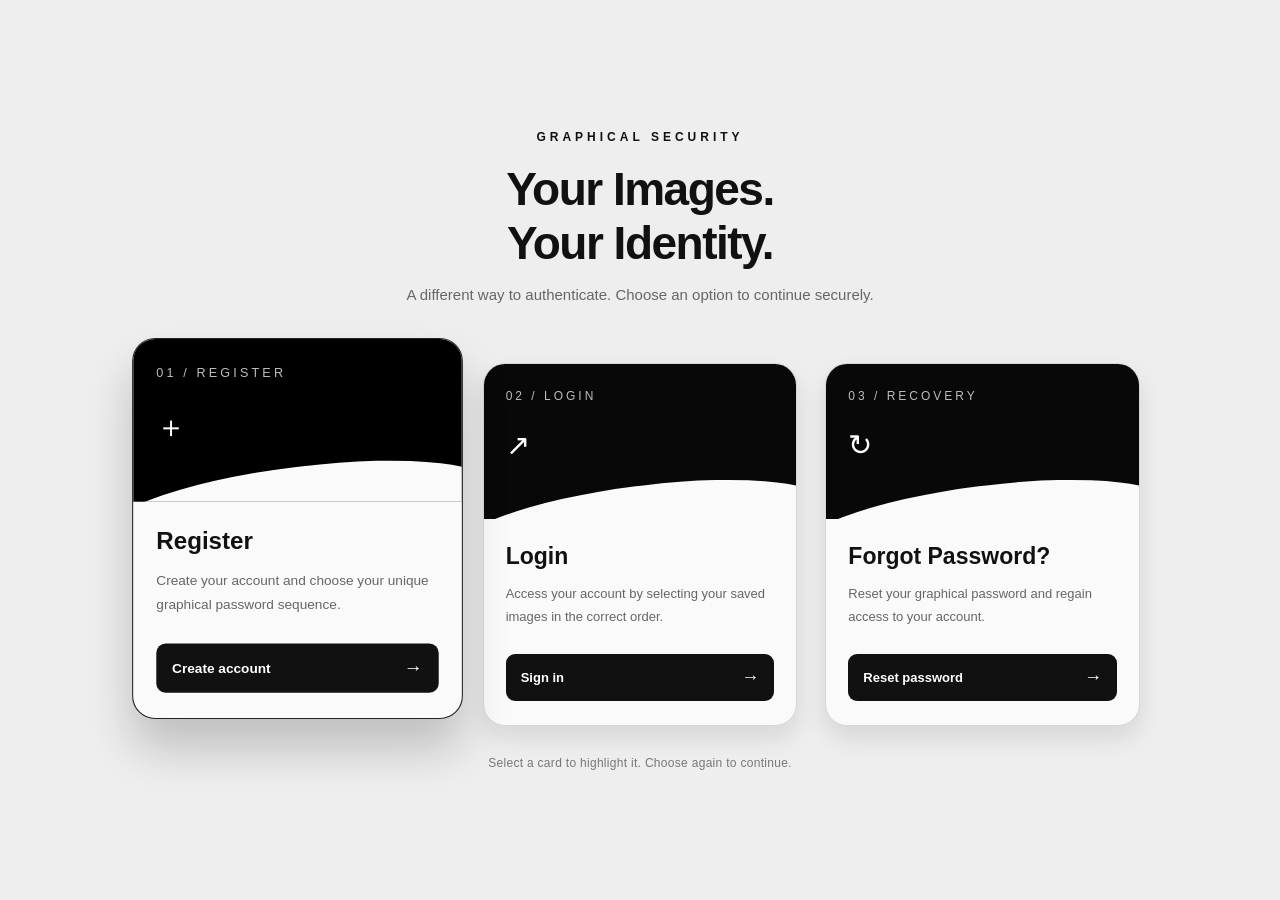
<file: frontend/index.html>
<!DOCTYPE html>
<html lang="en">
<head>
    <meta charset="UTF-8">
    <meta name="viewport" content="width=device-width, initial-scale=1.0">
    <title>Graphical Password Authentication</title>

    <style>
        * {
            margin: 0;
            padding: 0;
            box-sizing: border-box;
        }

        body {
            min-height: 100vh;
            background: #eeeeee;
            color: #111111;
            font-family: "Segoe UI", Arial, sans-serif;
            display: flex;
            justify-content: center;
            align-items: center;
            padding: 35px 20px;
        }

        .page {
            width: 100%;
            max-width: 1100px;
            text-align: center;
        }

        .eyebrow {
            font-size: 12px;
            letter-spacing: 4px;
            font-weight: 700;
            margin-bottom: 18px;
        }

        h1 {
            font-size: clamp(28px, 4vw, 46px);
            font-weight: 750;
            letter-spacing: -1.5px;
            margin-bottom: 12px;
        }

        .subtitle {
            max-width: 500px;
            margin: 0 auto;
            font-size: 15px;
            line-height: 1.7;
            color: #666666;
        }

        /* Three-card layout */

        .cards {
            display: grid;
            grid-template-columns: repeat(3, minmax(0, 1fr));
            gap: 28px;
            align-items: center;
            margin: 55px auto 30px;
            max-width: 1000px;
        }

        .auth-card {
            position: relative;
            display: flex;
            flex-direction: column;
            text-align: left;
            text-decoration: none;
            color: #111111;
            background: #fafafa;
            border: 1px solid #d6d6d6;
            border-radius: 22px;
            overflow: hidden;
            min-height: 355px;

            box-shadow: 0 12px 25px rgba(0, 0, 0, 0.10);

            transform: translateY(0) scale(1);
            transition:
                transform 0.35s ease,
                box-shadow 0.35s ease,
                border-color 0.35s ease;

            -webkit-tap-highlight-color: transparent;
        }

        /* Black header with a smooth wave */

        .card-top {
            position: relative;
            min-height: 155px;
            padding: 25px 22px;
            background: #080808;
            color: #ffffff;
            overflow: hidden;
        }

        .card-top::after {
            content: "";
            position: absolute;
            width: 125%;
            height: 95px;
            left: -12%;
            bottom: -62px;
            background: #fafafa;
            border-radius: 50% 48% 0 0;
            transform: rotate(-7deg);
        }

        .card-number {
            font-size: 12px;
            letter-spacing: 3px;
            color: #bdbdbd;
        }

        .card-icon {
            font-size: 29px;
            margin-top: 25px;
        }

        .card-body {
            flex: 1;
            display: flex;
            flex-direction: column;
            padding: 24px 22px;
        }

        .card-body h2 {
            font-size: 23px;
            margin-bottom: 12px;
        }

        .card-body p {
            font-size: 13px;
            line-height: 1.8;
            color: #666666;
            margin-bottom: 25px;
        }

        .card-action {
            display: flex;
            justify-content: space-between;
            align-items: center;
            gap: 10px;
            margin-top: auto;
            background: #111111;
            color: #ffffff;
            padding: 13px 15px;
            border-radius: 9px;
            font-size: 13px;
            font-weight: 600;
        }

        .arrow {
            font-size: 18px;
        }

        /* Selected card effect */


        .auth-card.active {
            transform: translateY(-16px) scale(1.05);
            border-color: #222222;
            box-shadow: 0 28px 45px rgba(0, 0, 0, 0.20);
            z-index: 5;
        }

        .auth-card.active .card-top {
            background: #000000;
        }

        .hint {
            font-size: 12px;
            color: #777777;
            letter-spacing: 0.3px;
        }

        /* Keyboard accessibility */

        .auth-card:focus-visible {
            outline: 3px solid #555555;
            outline-offset: 5px;
        }

        /* Mobile responsive */

        @media (max-width: 760px) {
            .cards {
                grid-template-columns: 1fr;
                max-width: 390px;
                gap: 22px;
                margin-top: 38px;
            }

            .auth-card {
                min-height: 320px;
            }

            .card-top {
                min-height: 135px;
            }

            .auth-card.active {
                transform: translateY(-5px) scale(1.015);
            }

            body {
                padding: 35px 18px;
            }
        }

        @media (prefers-reduced-motion: reduce) {
            .auth-card {
                transition: none;
            }
        }
    </style>
</head>

<body>

    <main class="page">

        <div class="eyebrow">GRAPHICAL SECURITY</div>

        <h1>Your Images.<br>Your Identity.</h1>

        <p class="subtitle">
            A different way to authenticate.
            Choose an option to continue securely.
        </p>

        <section class="cards" aria-label="Authentication options">

            <!-- Register -->

            <a href="register.html"
               class="auth-card active"
               data-card="register">

                <div class="card-top">
                    <div class="card-number">01 / REGISTER</div>
                    <div class="card-icon">＋</div>
                </div>

                <div class="card-body">
                    <h2>Register</h2>

                    <p>
                        Create your account and choose your
                        unique graphical password sequence.
                    </p>

                    <span class="card-action">
                        Create account <span class="arrow">→</span>
                    </span>
                </div>
            </a>

            <!-- Login -->

            <a href="login.html"
               class="auth-card"
               data-card="login">

                <div class="card-top">
                    <div class="card-number">02 / LOGIN</div>
                    <div class="card-icon">↗</div>
                </div>

                <div class="card-body">
                    <h2>Login</h2>

                    <p>
                        Access your account by selecting
                        your saved images in the correct order.
                    </p>

                    <span class="card-action">
                        Sign in <span class="arrow">→</span>
                    </span>
                </div>
            </a>

            <!-- Change Password -->

                    
    <a href="forgot-password.html"
   class="auth-card"
   data-card="forgot-password">

    <div class="card-top">
        <div class="card-number">03 / RECOVERY</div>
        <div class="card-icon">↻</div>
    </div>

    <div class="card-body">
        <h2>Forgot Password?</h2>

        <p>
            Reset your graphical password and regain
            access to your account.
        </p>

        <span class="card-action">
            Reset password <span class="arrow">→</span>
        </span>
    </div>
</a>

        </section>

        <p class="hint">
            Select a card to highlight it. Choose again to continue.
        </p>

    </main>

    <script>
        const cards = document.querySelectorAll(".auth-card");

        cards.forEach(function (card) {

            card.addEventListener("click", function (event) {

                if (!card.classList.contains("active")) {
                    event.preventDefault();

                    cards.forEach(function (item) {
                        item.classList.remove("active");
                    });

                    card.classList.add("active");
                }
            });

            card.addEventListener("pointerenter", function () {
                cards.forEach(function (item) {
                    item.classList.remove("active");
                });

                card.classList.add("active");
            });
        });
    </script>

</body>
</html>
</file>
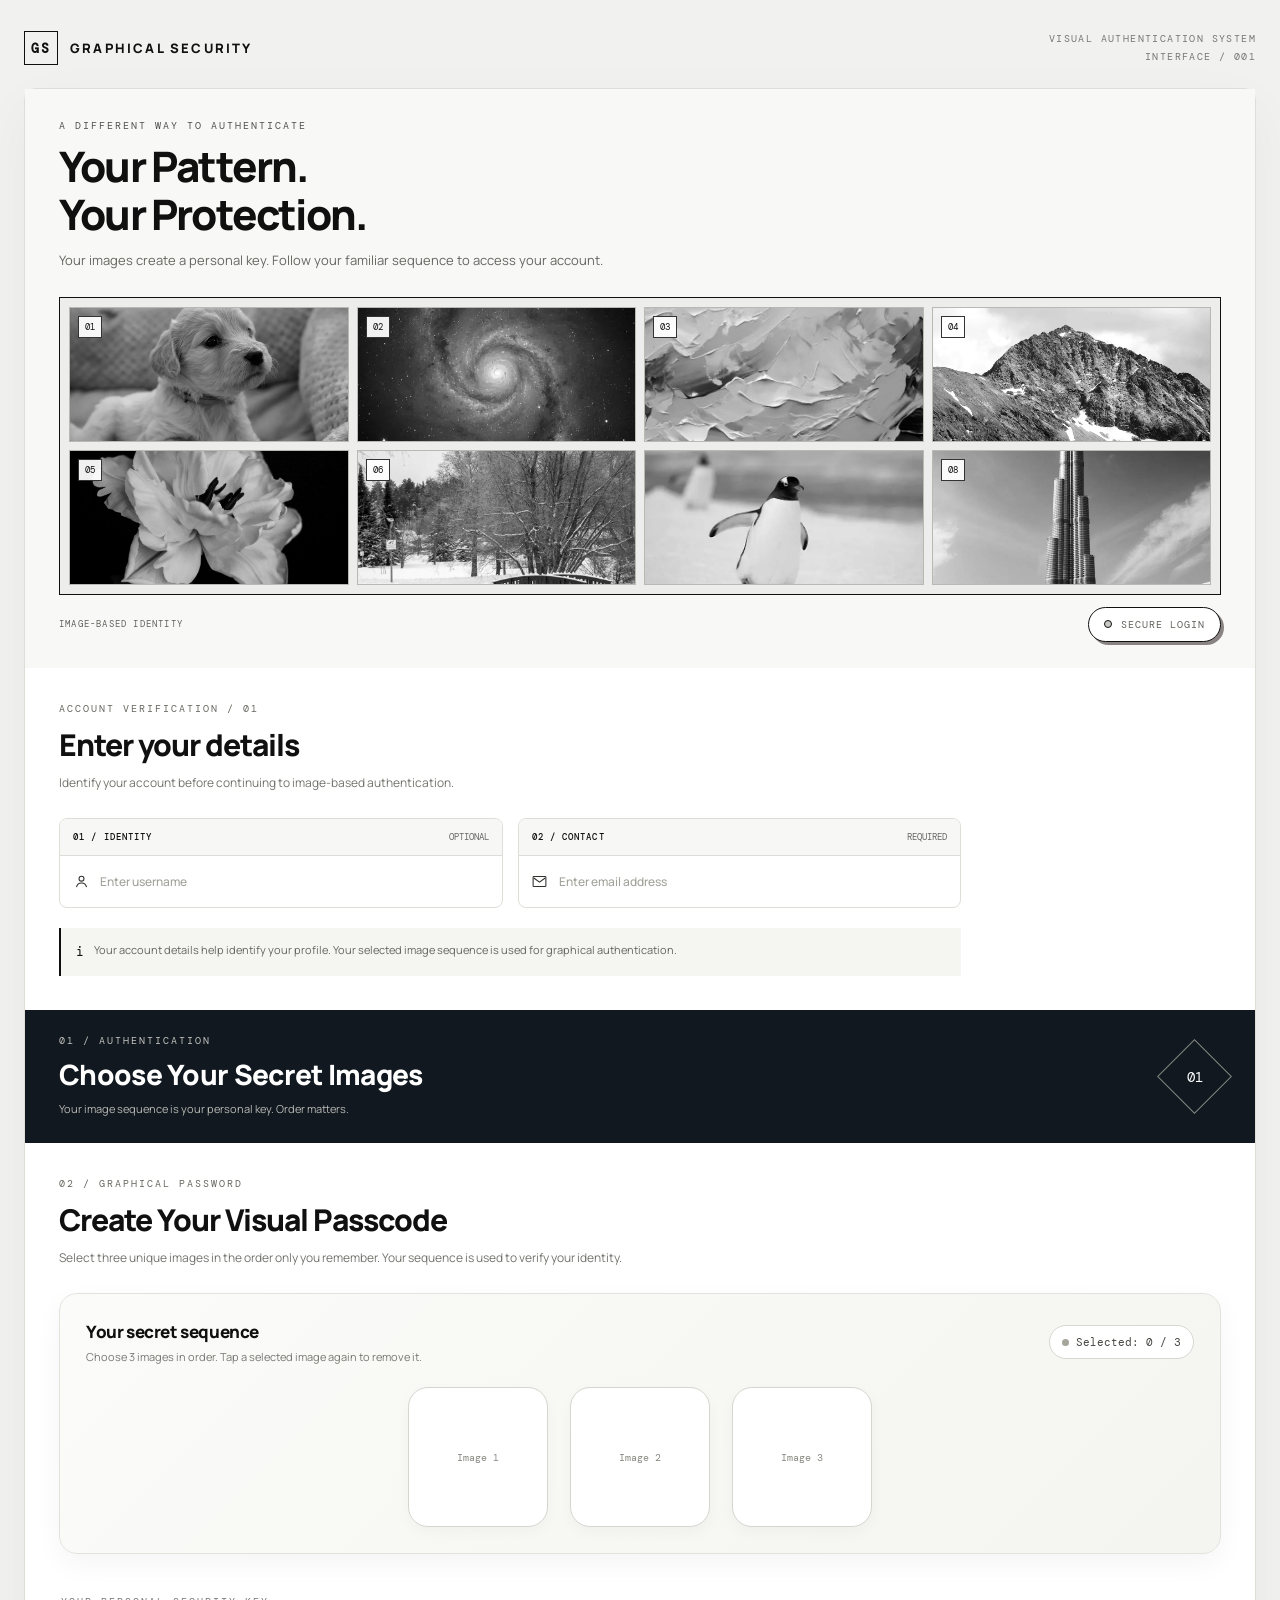
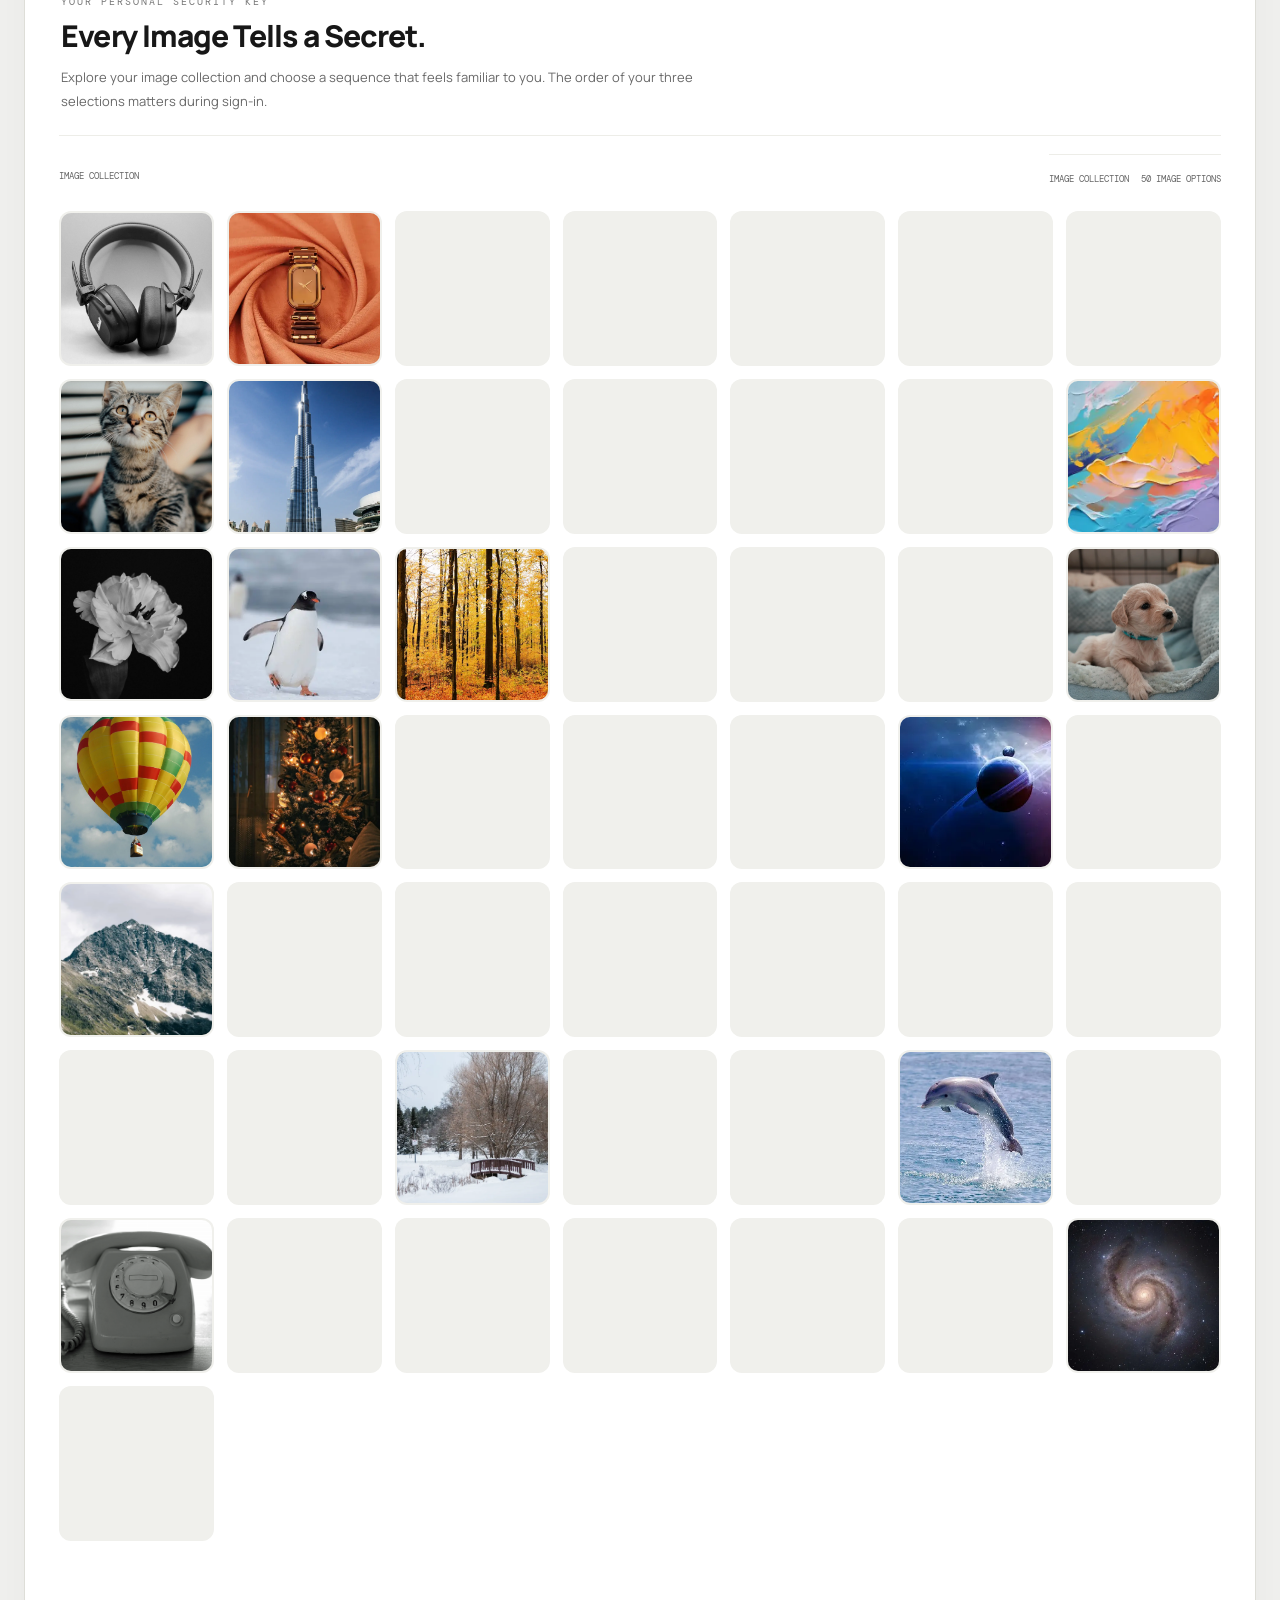
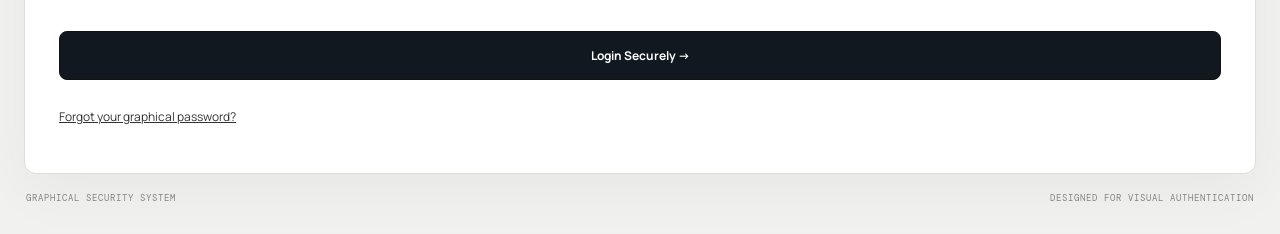
<file: frontend/dashboard.html>
<!DOCTYPE html>
<html lang="en">
<head>
    <meta charset="UTF-8">
    <meta name="viewport" content="width=device-width, initial-scale=1.0">
    <title>Dashboard | Graphical Password Authentication</title>

    <style>
        * {
            margin: 0;
            padding: 0;
            box-sizing: border-box;
        }

        html {
            scroll-behavior: smooth;
        }

        body {
            font-family: "Segoe UI", Arial, sans-serif;
            background: #f7f7f7;
            color: #171717;
            line-height: 1.6;
        }

        a {
            text-decoration: none;
            color: inherit;
        }

        button {
            font-family: inherit;
        }

        .container {
            width: min(1160px, calc(100% - 40px));
            margin: auto;
        }

        /* NAVIGATION */

        .navbar {
            height: 78px;
            display: flex;
            align-items: center;
            justify-content: space-between;
            padding: 0 max(20px, calc((100% - 1160px) / 2));
            background: white;
            border-bottom: 1px solid #e5e5e5;
        }

        .brand {
            display: flex;
            align-items: center;
            gap: 11px;
            font-size: 12px;
            font-weight: 800;
            letter-spacing: 2px;
        }

        .brand-mark {
            width: 38px;
            height: 38px;
            background: #171717;
            color: white;
            display: grid;
            place-items: center;
            border-radius: 12px;
            font-size: 18px;
        }

        .nav-right {
            display: flex;
            align-items: center;
            gap: 24px;
        }

        .nav-link {
            font-size: 13px;
            color: #555;
            font-weight: 600;
        }

        .nav-link:hover {
            color: black;
        }

        .logout {
            padding: 10px 18px;
            border: 1px solid #222;
            border-radius: 30px;
            background: white;
            cursor: pointer;
            font-size: 12px;
            font-weight: 700;
            transition: 0.3s;
        }

        .logout:hover {
            background: #171717;
            color: white;
        }

        /* HERO SECTION */

        .hero {
            padding: 75px 0 65px;
            overflow: hidden;
        }

        .hero-grid {
            display: grid;
            grid-template-columns: 1fr 1fr;
            gap: 45px;
            align-items: center;
        }

        .eyebrow {
            display: inline-flex;
            align-items: center;
            gap: 8px;
            color: #555;
            font-size: 11px;
            font-weight: 800;
            letter-spacing: 2px;
            text-transform: uppercase;
        }

        .eyebrow::before {
            content: "";
            width: 22px;
            height: 1px;
            background: #555;
        }

        h1 {
            font-size: clamp(38px, 5vw, 67px);
            line-height: 1.08;
            letter-spacing: -3px;
            margin: 22px 0;
        }

        h1 span {
            color: #858585;
        }

        .hero-copy {
            max-width: 490px;
            color: #686868;
            font-size: 15px;
            line-height: 1.9;
        }

        .hero-actions {
            display: flex;
            flex-wrap: wrap;
            gap: 12px;
            margin-top: 28px;
        }

        .button {
            display: inline-flex;
            justify-content: center;
            align-items: center;
            gap: 10px;
            padding: 13px 20px;
            border-radius: 30px;
            font-size: 13px;
            font-weight: 700;
            border: 1px solid #171717;
            transition: 0.3s;
            cursor: pointer;
        }

        .button-dark {
            background: #171717;
            color: white;
        }

        .button-dark:hover {
            background: #444;
            transform: translateY(-2px);
        }

        .button-light {
            background: transparent;
        }

        .button-light:hover {
            background: #e9e9e9;
        }

        .trust-row {
            display: flex;
            flex-wrap: wrap;
            gap: 20px;
            margin-top: 30px;
            color: #686868;
            font-size: 11px;
            font-weight: 700;
        }

        .trust-row span::before {
            content: "✓";
            display: inline-grid;
            place-items: center;
            width: 18px;
            height: 18px;
            background: #e7e7e7;
            border-radius: 50%;
            margin-right: 7px;
            color: #222;
        }

        /* IMAGE STACK */

        .visual {
            min-height: 420px;
            position: relative;
            display: grid;
            place-items: center;
        }

        .visual-backdrop {
            position: absolute;
            width: 350px;
            height: 350px;
            background: #e9e9e9;
            border-radius: 50%;
        }

        .image-stack {
            position: relative;
            width: 330px;
            height: 345px;
        }

        .photo {
            position: absolute;
            width: 190px;
            height: 240px;
            border: 7px solid white;
            border-radius: 18px;
            overflow: hidden;
            box-shadow: 0 22px 50px rgba(0, 0, 0, 0.14);
            background: linear-gradient(135deg, #dedede, #999);
        }

        .photo img {
            width: 100%;
            height: 100%;
            object-fit: cover;
            filter: grayscale(100%);
        }

        .photo-one {
            left: 3px;
            top: 44px;
            transform: rotate(-11deg);
        }

        .photo-two {
            right: 3px;
            top: 16px;
            transform: rotate(10deg);
        }

        .photo-three {
            left: 75px;
            bottom: 0;
            transform: rotate(-1deg);
        }

        .secure-card {
            position: absolute;
            right: 0;
            bottom: 25px;
            z-index: 3;
            background: white;
            padding: 15px 17px;
            border: 1px solid #ededed;
            border-radius: 15px;
            box-shadow: 0 14px 40px rgba(0, 0, 0, 0.08);
            display: flex;
            gap: 12px;
            align-items: center;
        }

        .secure-icon {
            width: 38px;
            height: 38px;
            display: grid;
            place-items: center;
            border-radius: 12px;
            background: #171717;
            color: white;
            font-size: 17px;
        }

        .secure-card strong {
            display: block;
            font-size: 12px;
        }

        .secure-card small {
            display: block;
            margin-top: 2px;
            color: #777;
            font-size: 10px;
        }

        /* FEATURES SECTION */

        .section {
            padding: 65px 0;
        }

        .section-white {
            background: white;
            border-top: 1px solid #e5e5e5;
            border-bottom: 1px solid #e5e5e5;
        }

        .section-heading {
            display: flex;
            justify-content: space-between;
            align-items: end;
            gap: 24px;
            margin-bottom: 30px;
        }

        .section-heading h2 {
            font-size: clamp(27px, 3vw, 38px);
            letter-spacing: -1.5px;
            line-height: 1.15;
            margin-top: 10px;
        }

        .section-heading p {
            max-width: 400px;
            color: #686868;
            font-size: 13px;
        }

        .feature-grid {
            display: grid;
            grid-template-columns: repeat(3, 1fr);
            gap: 16px;
        }

        .feature-card {
            background: white;
            border: 1px solid #e5e5e5;
            border-radius: 18px;
            padding: 25px;
            min-height: 195px;
            transition: 0.3s;
        }

        .feature-card:hover {
            transform: translateY(-5px);
            box-shadow: 0 12px 30px rgba(0, 0, 0, 0.05);
        }

        .feature-icon {
            width: 42px;
            height: 42px;
            display: grid;
            place-items: center;
            background: #f0f0f0;
            border-radius: 13px;
            font-size: 18px;
            margin-bottom: 23px;
        }

        .feature-card h3 {
            font-size: 16px;
            margin-bottom: 8px;
        }

        .feature-card p {
            font-size: 13px;
            line-height: 1.8;
            color: #686868;
        }

        /* HOW IT WORKS */

        .steps-grid {
            display: grid;
            grid-template-columns: repeat(3, 1fr);
            gap: 24px;
            margin-top: 32px;
        }

        .step {
            border-top: 1px solid #cfcfcf;
            padding-top: 18px;
        }

        .step-number {
            font-size: 11px;
            color: #777;
            letter-spacing: 2px;
            font-weight: 800;
        }

        .step h3 {
            font-size: 17px;
            margin: 10px 0 6px;
        }

        .step p {
            color: #686868;
            font-size: 13px;
            line-height: 1.8;
        }

        /* BOTTOM CTA */

        .bottom-cta {
            margin: 55px 0 70px;
            background: #171717;
            color: white;
            border-radius: 22px;
            padding: 36px 40px;
            display: flex;
            justify-content: space-between;
            align-items: center;
            gap: 24px;
        }

        .bottom-cta h2 {
            margin-bottom: 7px;
            font-size: clamp(23px, 3vw, 32px);
            letter-spacing: -1px;
        }

        .bottom-cta p {
            color: #c5c5c5;
            font-size: 13px;
        }

        .bottom-cta .button {
            background: white;
            color: #171717;
            border-color: white;
            flex-shrink: 0;
        }

        .bottom-cta .button:hover {
            background: #ddd;
        }

        /* FOOTER */

        footer {
            border-top: 1px solid #e5e5e5;
            padding: 24px 0;
            color: #777;
            font-size: 11px;
        }

        .footer-inner {
            display: flex;
            justify-content: space-between;
            gap: 20px;
            flex-wrap: wrap;
        }

        /* RESPONSIVE DESIGN */

        @media (max-width: 850px) {
            .hero {
                padding-top: 52px;
            }

            .hero-grid {
                grid-template-columns: 1fr;
                gap: 20px;
            }

            .visual {
                min-height: 390px;
            }

            .section-heading {
                align-items: flex-start;
                flex-direction: column;
            }
        }

        @media (max-width: 620px) {
            .container {
                width: calc(100% - 30px);
            }

            .navbar {
                height: 68px;
                padding: 0 15px;
            }

            .brand {
                font-size: 10px;
                letter-spacing: 1px;
            }

            .brand-mark {
                width: 33px;
                height: 33px;
            }

            .nav-right {
                gap: 12px;
            }

            .nav-link {
                display: none;
            }

            .logout {
                padding: 9px 13px;
            }

            .hero {
                padding: 42px 0 38px;
            }

            .hero-copy {
                font-size: 14px;
            }

            .visual {
                min-height: 335px;
            }

            .visual-backdrop {
                width: 275px;
                height: 275px;
            }

            .image-stack {
                transform: scale(0.82);
                transform-origin: center;
            }

            .secure-card {
                right: 0;
                bottom: 0;
                padding: 11px 12px;
            }

            .feature-grid,
            .steps-grid {
                grid-template-columns: 1fr;
            }

            .section {
                padding: 48px 0;
            }

            .feature-card {
                min-height: auto;
            }

            .bottom-cta {
                padding: 27px 22px;
                align-items: flex-start;
                flex-direction: column;
            }

            .bottom-cta .button {
                width: 100%;
            }
        }
    </style>

    <script>
    if (sessionStorage.getItem("isLoggedIn") !== "true") {
        window.location.replace("login.html");
    }
</script>


</head>

<body>

    <!-- NAVIGATION -->
    <header class="navbar">
        <a class="brand" href="dashboard.html">
            <span class="brand-mark">G</span>
            <span>GRAPHICAL SECURITY</span>
        </a>

        <nav class="nav-right">
            <a class="nav-link" href="#features">Features</a>
            <a class="nav-link" href="#how-it-works">How it works</a>

            <button class="logout" type="button" onclick="logout()">
                Log out ↗
            </button>
        </nav>
    </header>

    <main>

        <!-- HERO SECTION -->
        <section class="hero">
            <div class="container hero-grid">

                <div>
                    <div class="eyebrow">A different way to sign in</div>

                    <h1>
                        Graphical Password Authentication<span>.</span>
                    </h1>

                    <p class="hero-copy">
                        Your images. Your order. Your identity.
                        Use a memorable sequence of images as an alternative
                        to a traditional text-based password.
                    </p>

                    <div class="hero-actions">
                        <a href="login.html" class="button button-dark">
                            Continue to login ↗
                        </a>

                        <a href="#how-it-works" class="button button-light">
                            Explore the process ↓
                        </a>
                    </div>

                    <div class="trust-row">
                        <span>Image-sequence based</span>
                        <span>Simple to use</span>
                    </div>
                </div>

                <!-- IMAGE STACK -->
                <div class="visual">
                    <div class="visual-backdrop"></div>

                    <div class="image-stack">
                        <div class="photo photo-one">
                            <img src="images/19.webp" alt="Example image one">
                        </div>

                        <div class="photo photo-two">
                            <img src="images/13.webp" alt="Example image two">
                        </div>

                        <div class="photo photo-three">
                            <img src="images/35.webp" alt="Example image three">
                        </div>
                    </div>

                    <div class="secure-card">
                        <div class="secure-icon">✓</div>

                        <div>
                            <strong>Your sequence, your sign-in</strong>
                            <small>Graphical authentication concept</small>
                        </div>
                    </div>
                </div>

            </div>
        </section>

        <!-- FEATURES SECTION -->
        <section class="section section-white" id="features">
            <div class="container">

                <div class="section-heading">
                    <div>
                        <div class="eyebrow">Designed around simplicity</div>
                        <h2>
                            A visual approach to<br>
                            account access.
                        </h2>
                    </div>

                    <p>
                        Remember a sequence instead of a string of characters.
                        The interface keeps the sign-in experience clear,
                        visual, and straightforward.
                    </p>
                </div>

                <div class="feature-grid">

                    <article class="feature-card">
                        <div class="feature-icon">▧</div>
                        <h3>Image-based password</h3>
                        <p>
                            Choose a set of images and remember the order
                            you selected during registration.
                        </p>
                    </article>

                    <article class="feature-card">
                        <div class="feature-icon">↻</div>
                        <h3>Dynamic image display</h3>
                        <p>
                            Images can be presented in a shuffled order,
                            helping make the selection flow less predictable.
                        </p>
                    </article>

                    <article class="feature-card">
                        <div class="feature-icon">⌑</div>
                        <h3>Clear user experience</h3>
                        <p>
                            A clean, responsive layout guides users through
                            registration and login on different screen sizes.
                        </p>
                    </article>

                </div>
            </div>
        </section>

        <!-- HOW IT WORKS -->
        <section class="section" id="how-it-works">
            <div class="container">

                <div class="section-heading">
                    <div>
                        <div class="eyebrow">Three simple steps</div>
                        <h2>How the process works.</h2>
                    </div>

                    <p>
                        The graphical password flow is designed to be easy
                        to understand from setup through verification.
                    </p>
                </div>

                <div class="steps-grid">

                    <article class="step">
                        <div class="step-number">STEP 01</div>
                        <h3>Create your account</h3>
                        <p>
                            Register with your account details to begin
                            setting up graphical authentication.
                        </p>
                    </article>

                    <article class="step">
                        <div class="step-number">STEP 02</div>
                        <h3>Select your images</h3>
                        <p>
                            Choose your secret images in a specific order
                            and remember the sequence.
                        </p>
                    </article>

                    <article class="step">
                        <div class="step-number">STEP 03</div>
                        <h3>Verify to sign in</h3>
                        <p>
                            During login, select the same images in the
                            same order to verify your sequence.
                        </p>
                    </article>

                </div>

                <!-- BOTTOM CALL TO ACTION -->
                <div class="bottom-cta">
                    <div>
                        <h2>Ready to continue?</h2>
                        <p>
                            Go to the login page and access your
                            graphical authentication flow.
                        </p>
                    </div>

                    <a href="login.html" class="button">
                        Open login page ↗
                    </a>
                </div>

            </div>
        </section>

    </main>

     <!-- FOOTER -->
    <footer>
        <div class="container footer-inner">
            <span>© 2026 Graphical Security</span>
            <span>Graphical Password Authentication Project</span>
        </div>
    </footer>

    


    <!-- LOGOUT FUNCTION -->
<script>
    function logout() {
        const confirmed = window.confirm(
            "Are you sure you want to log out?"
        );

        if (confirmed) {
            sessionStorage.removeItem("isLoggedIn");
            window.location.replace("login.html");
        }
    }
</script>

</body>
</html>
</file>
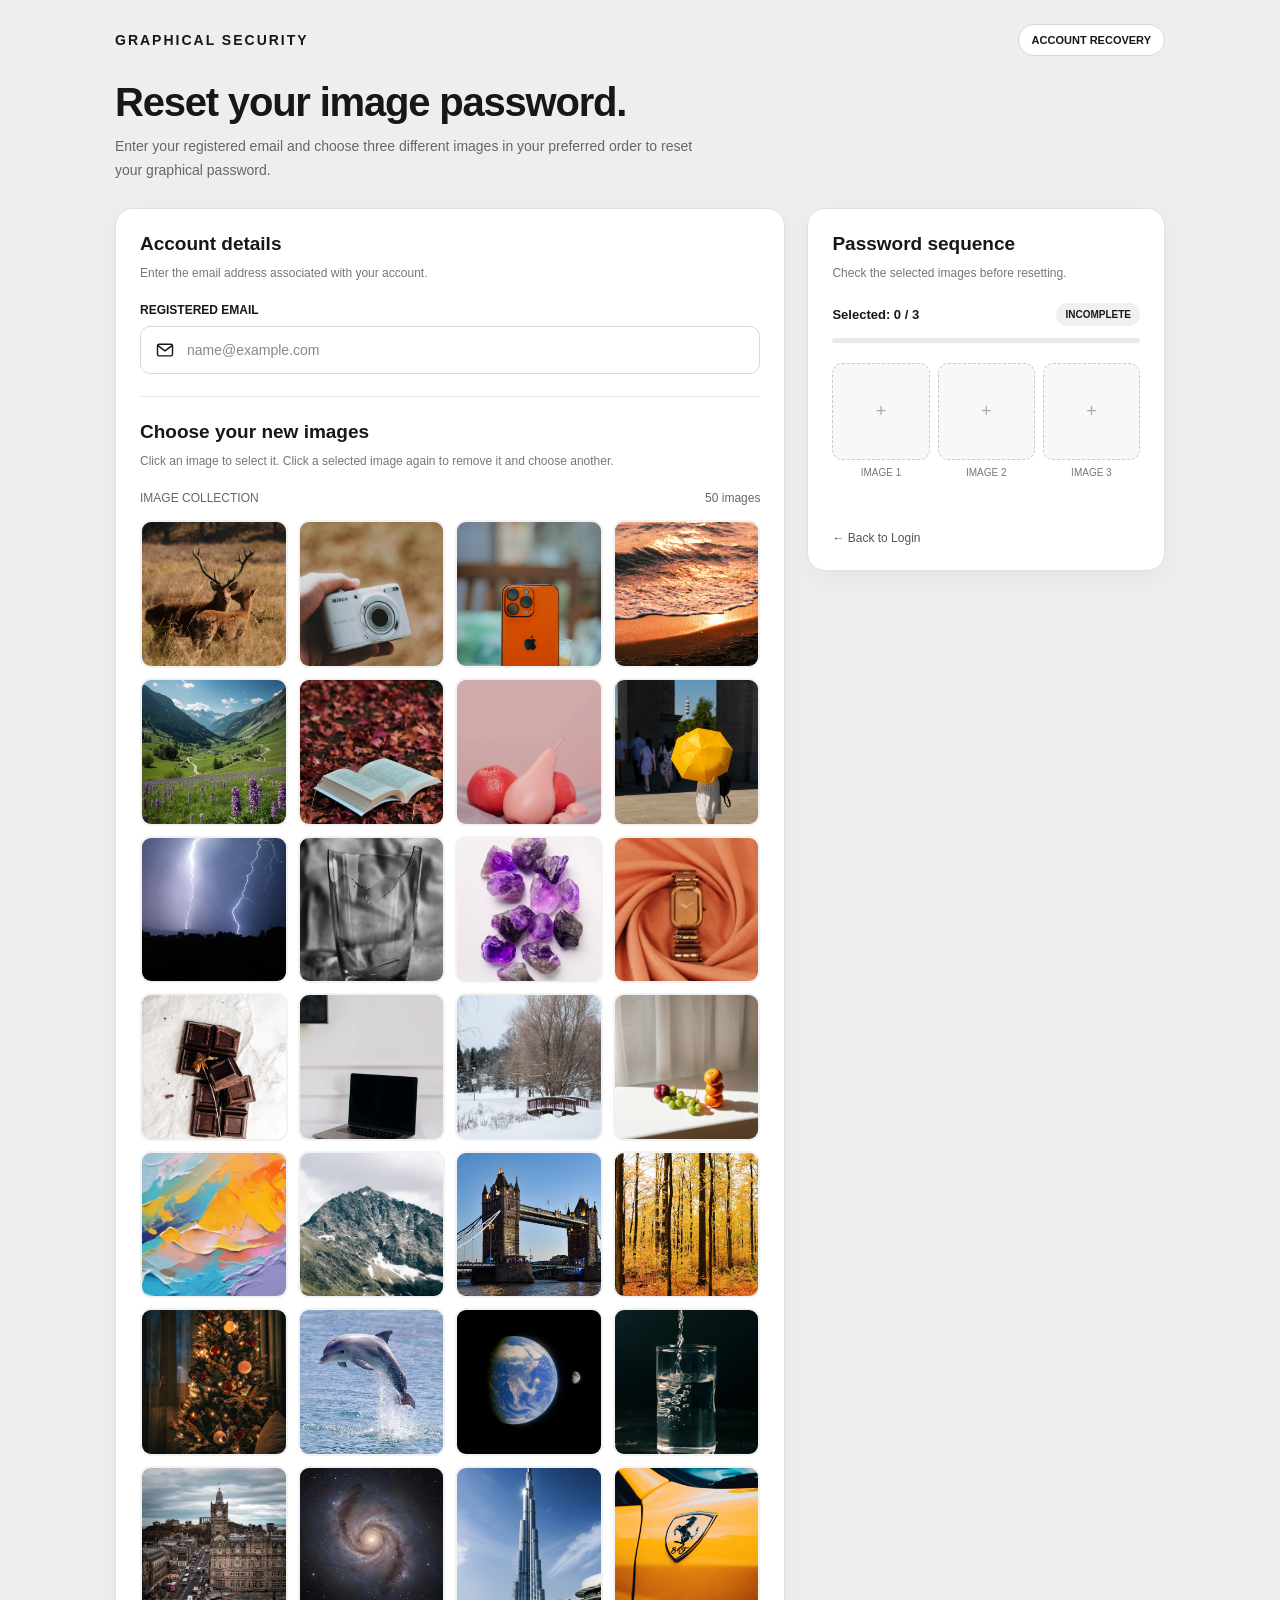
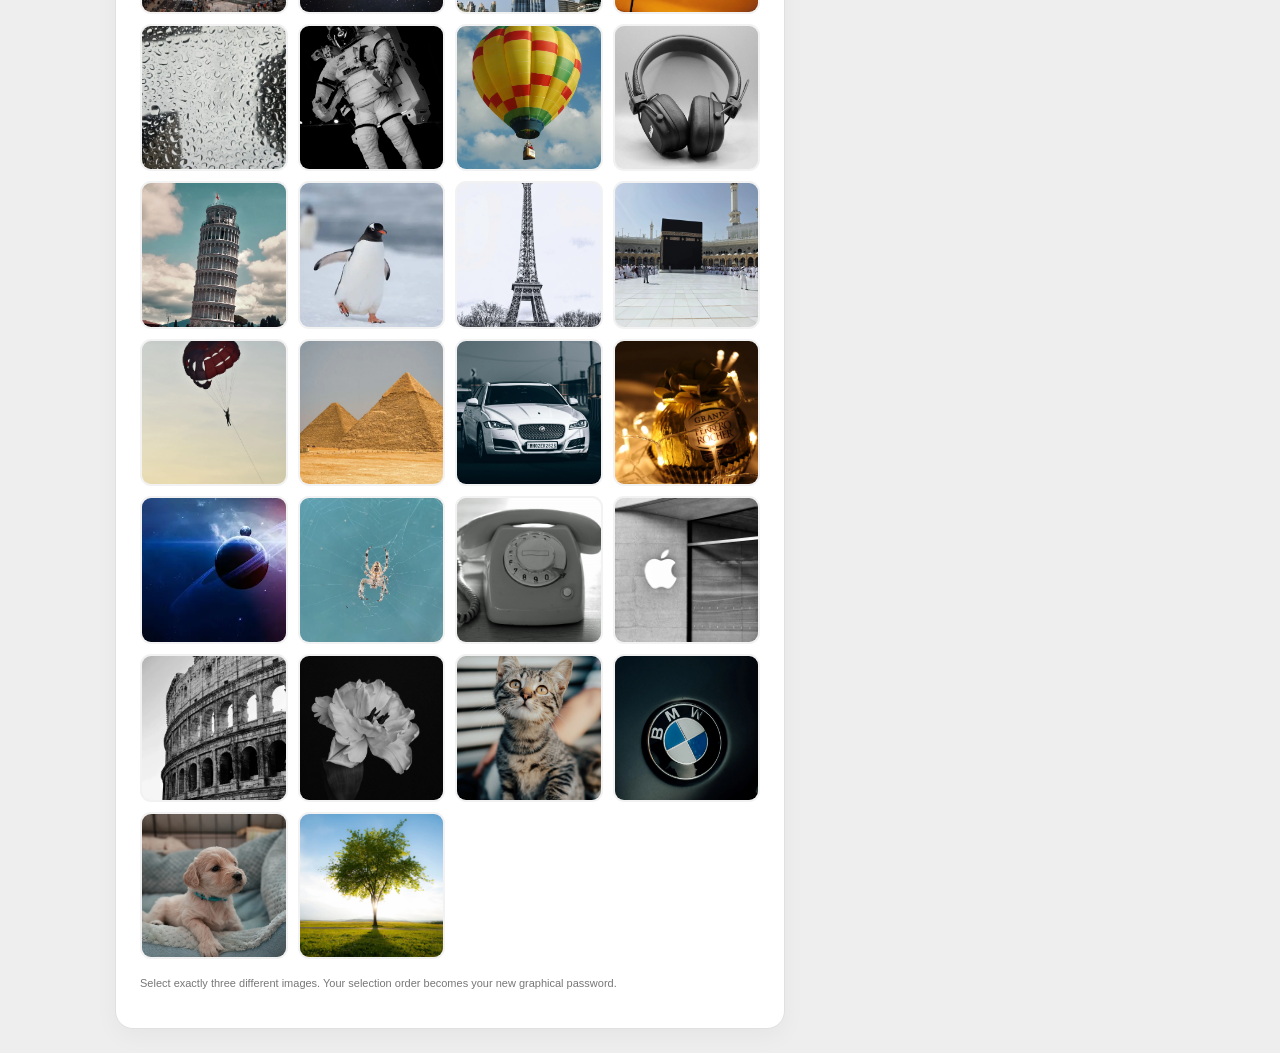
<file: frontend/forgot-password.html>
<!DOCTYPE html>
<html lang="en">
<head>
    <meta charset="UTF-8">
    <meta name="viewport" content="width=device-width, initial-scale=1.0">

    <title>Forgot Password | Graphical Security</title>

    <style>
        * {
            box-sizing: border-box;
        }

        body {
            margin: 0;
            padding: 24px;
            background: #eeeeee;
            color: #171717;
            font-family: "Segoe UI", Arial, sans-serif;
        }

        .page {
            width: 100%;
            max-width: 1050px;
            margin: 0 auto;
        }

        .topbar {
            display: flex;
            justify-content: space-between;
            align-items: center;
            gap: 16px;
            margin-bottom: 24px;
        }

        .brand {
            font-size: 14px;
            font-weight: 800;
            letter-spacing: 2px;
        }

        .step-label {
            padding: 9px 13px;
            border: 1px solid #d7d7d7;
            border-radius: 30px;
            background: #fff;
            font-size: 11px;
            font-weight: 700;
        }

        .intro {
            margin-bottom: 25px;
        }

        .intro h1 {
            margin: 0 0 10px;
            font-size: clamp(28px, 4vw, 40px);
            letter-spacing: -1.2px;
        }

        .intro p {
            max-width: 600px;
            margin: 0;
            color: #666;
            font-size: 14px;
            line-height: 1.7;
        }

        .workspace {
            display: grid;
            grid-template-columns:
                minmax(0, 1.5fr)
                minmax(260px, 0.8fr);
            align-items: start;
            gap: 22px;
        }

        .panel {
            min-width: 0;
            padding: 24px;
            border: 1px solid #e0e0e0;
            border-radius: 18px;
            background: #fff;
            box-shadow: 0 8px 25px rgba(0, 0, 0, 0.04);
        }

        .panel h2 {
            margin: 0 0 8px;
            font-size: 19px;
        }

        .subtext {
            margin: 0;
            color: #777;
            font-size: 12px;
            line-height: 1.7;
        }

        /* Email section */

        .email-section {
            margin-bottom: 24px;
            padding-bottom: 22px;
            border-bottom: 1px solid #e9e9e9;
        }

        .form-group {
            margin-top: 20px;
        }

        .form-group label {
            display: block;
            margin-bottom: 9px;
            font-size: 12px;
            font-weight: 700;
        }

        .input-wrapper {
            display: flex;
            align-items: center;
            gap: 12px;
            padding: 0 14px;
            border: 1px solid #d9d9d9;
            border-radius: 10px;
            background: #fff;
            transition: border-color 0.2s;
        }

        .input-wrapper:focus-within {
            border-color: #171717;
        }

        .input-icon {
            width: 20px;
            height: 20px;
            flex-shrink: 0;
            fill: none;
            stroke: #171717;
            stroke-width: 1.7;
            stroke-linecap: round;
            stroke-linejoin: round;
        }

        .input-wrapper input {
            width: 100%;
            min-width: 0;
            padding: 15px 0;
            border: 0;
            outline: none;
            background: transparent;
            color: #171717;
            font: inherit;
            font-size: 14px;
        }

        .input-wrapper input::placeholder {
            color: #888;
        }

        /* Image gallery */

        .gallery-status {
            display: flex;
            justify-content: space-between;
            align-items: center;
            gap: 10px;
            margin-top: 20px;
            color: #666;
            font-size: 12px;
        }

        #image-grid {
            display: grid;
            grid-template-columns: repeat(4, minmax(0, 1fr));
            gap: 10px;
            margin-top: 15px;
        }

        .image-option {
            position: relative;
            min-width: 0;
            aspect-ratio: 1 / 1;
            padding: 0;
            overflow: hidden;
            border: 2px solid transparent;
            border-radius: 11px;
            background: #f2f2f2;
            cursor: pointer;
            transition: border-color 0.18s, transform 0.18s;
        }

        .image-option img {
            display: block;
            width: 100%;
            height: 100%;
            object-fit: cover;
        }

        .image-option:hover {
            transform: translateY(-2px);
        }

        .image-option.selected {
            border-color: #111;
            box-shadow: 0 0 0 2px #d6d6d6;
        }

        .selection-number {
            position: absolute;
            top: 5px;
            left: 5px;
            display: none;
            align-items: center;
            justify-content: center;
            width: 24px;
            height: 24px;
            border-radius: 50%;
            background: #111;
            color: #fff;
            font-size: 11px;
            font-weight: 700;
        }

        .image-option.selected .selection-number {
            display: flex;
        }

        .image-option:focus-visible {
            outline: 3px solid #777;
            outline-offset: 2px;
        }

        .gallery-footer {
            margin-top: 15px;
            color: #777;
            font-size: 11px;
            line-height: 1.7;
        }

        /* Password sequence */

        .sequence-panel {
            position: sticky;
            top: 20px;
        }

        .count-row {
            display: flex;
            justify-content: space-between;
            align-items: center;
            flex-wrap: wrap;
            gap: 10px;
            margin: 20px 0 12px;
        }

        #selected-count {
            margin: 0;
            font-size: 13px;
            font-weight: 700;
        }

        .count-badge {
            padding: 6px 9px;
            border-radius: 20px;
            background: #f0f0f0;
            font-size: 10px;
            font-weight: 700;
        }

        .progress-track {
            height: 5px;
            margin-bottom: 20px;
            overflow: hidden;
            border-radius: 10px;
            background: #e9e9e9;
        }

        #progress-fill {
            width: 0;
            height: 100%;
            background: #171717;
            transition: width 0.2s;
        }

        #password-preview {
            display: grid;
            grid-template-columns: repeat(3, minmax(0, 1fr));
            gap: 8px;
        }

        .preview-slot {
            display: flex;
            flex-direction: column;
            align-items: center;
            gap: 7px;
            min-width: 0;
        }

        .preview-image,
        .empty-slot {
            display: flex;
            align-items: center;
            justify-content: center;
            width: 100%;
            aspect-ratio: 1 / 1;
            overflow: hidden;
            border: 1px dashed #c9c9c9;
            border-radius: 10px;
            background: #f8f8f8;
        }

        .preview-image {
            border: 2px solid #222;
            object-fit: cover;
        }

        .empty-slot {
            color: #aaa;
            font-size: 18px;
        }

        .slot-number {
            color: #777;
            font-size: 10px;
        }

        #message {
            min-height: 18px;
            margin: 15px 0 0;
            font-size: 12px;
            line-height: 1.6;
            overflow-wrap: anywhere;
        }

        #message.error {
            color: #a32020;
        }

        #message.success {
            color: #276749;
        }

        #reset-btn {
            display: none;
            width: 100%;
            margin-top: 16px;
            padding: 14px;
            border: 0;
            border-radius: 10px;
            background: #111;
            color: #fff;
            font-size: 13px;
            font-weight: 700;
            cursor: pointer;
        }

        #reset-btn:disabled {
            background: #bdbdbd;
            cursor: not-allowed;
        }

        #reset-btn:not(:disabled):hover {
            background: #333;
        }

        .back-link {
            display: inline-block;
            margin-top: 20px;
            color: #555;
            font-size: 12px;
            text-decoration: none;
        }

        .back-link:hover {
            text-decoration: underline;
        }

        @media (max-width: 760px) {
            body {
                padding: 15px;
            }

            .workspace {
                grid-template-columns: minmax(0, 1fr);
            }

            .sequence-panel {
                position: static;
            }
        }

        @media (max-width: 420px) {
            .panel {
                padding: 17px;
            }

            #image-grid {
                grid-template-columns: repeat(3, minmax(0, 1fr));
                gap: 8px;
            }

            .brand {
                font-size: 11px;
            }
        }

        @media (prefers-reduced-motion: reduce) {
            *,
            *::before,
            *::after {
                transition: none !important;
            }
        }
    </style>
</head>

<body>

<main class="page">

    <header class="topbar">
        <div class="brand">GRAPHICAL SECURITY</div>
        <div class="step-label">ACCOUNT RECOVERY</div>
    </header>

    <section class="intro">
        <h1>Reset your image password.</h1>

        <p>
            Enter your registered email and choose three different images
            in your preferred order to reset your graphical password.
        </p>
    </section>

    <form id="forgot-password-form">

        <div class="workspace">

            <!-- Left panel -->

            <section class="panel">

                <div class="email-section">

                    <h2>Account details</h2>

                    <p class="subtext">
                        Enter the email address associated with your account.
                    </p>

                    <div class="form-group">

                        <label for="email">REGISTERED EMAIL</label>

                        <div class="input-wrapper">

                            <svg
                                class="input-icon"
                                viewBox="0 0 24 24"
                                aria-hidden="true"
                            >
                                <rect
                                    x="3"
                                    y="5"
                                    width="18"
                                    height="14"
                                    rx="2"
                                ></rect>
                                <path d="m4 7 8 6 8-6"></path>
                            </svg>

                            <input
                                type="email"
                                id="email"
                                name="email"
                                placeholder="name@example.com"
                                autocomplete="email"
                                required
                            >

                        </div>

                    </div>

                </div>

                <h2>Choose your new images</h2>

                <p class="subtext">
                    Click an image to select it. Click a selected image
                    again to remove it and choose another.
                </p>

                <div class="gallery-status">
                    <span>IMAGE COLLECTION</span>
                    <span id="gallery-count">Loading images...</span>
                </div>

                <div id="image-grid"></div>

                <p class="gallery-footer">
                    Select exactly three different images. Your selection
                    order becomes your new graphical password.
                </p>

            </section>

            <!-- Right panel -->

            <aside class="panel sequence-panel">

                <h2>Password sequence</h2>

                <p class="subtext">
                    Check the selected images before resetting.
                </p>

                <div class="count-row">

                    <h3 id="selected-count">Selected: 0 / 3</h3>

                    <span class="count-badge" id="count-badge">
                        INCOMPLETE
                    </span>

                </div>

                <div class="progress-track">
                    <div id="progress-fill"></div>
                </div>

                <div id="password-preview"></div>

                <p
                    id="message"
                    class="message"
                    role="status"
                    aria-live="polite"
                ></p>

                <button type="submit" id="reset-btn" disabled>
                    Reset Password →
                </button>

                <a href="login.html" class="back-link">
                    ← Back to Login
                </a>

            </aside>

        </div>

    </form>

</main>

<script src="forgot-password.js"></script>

</body>
</html>
</file>
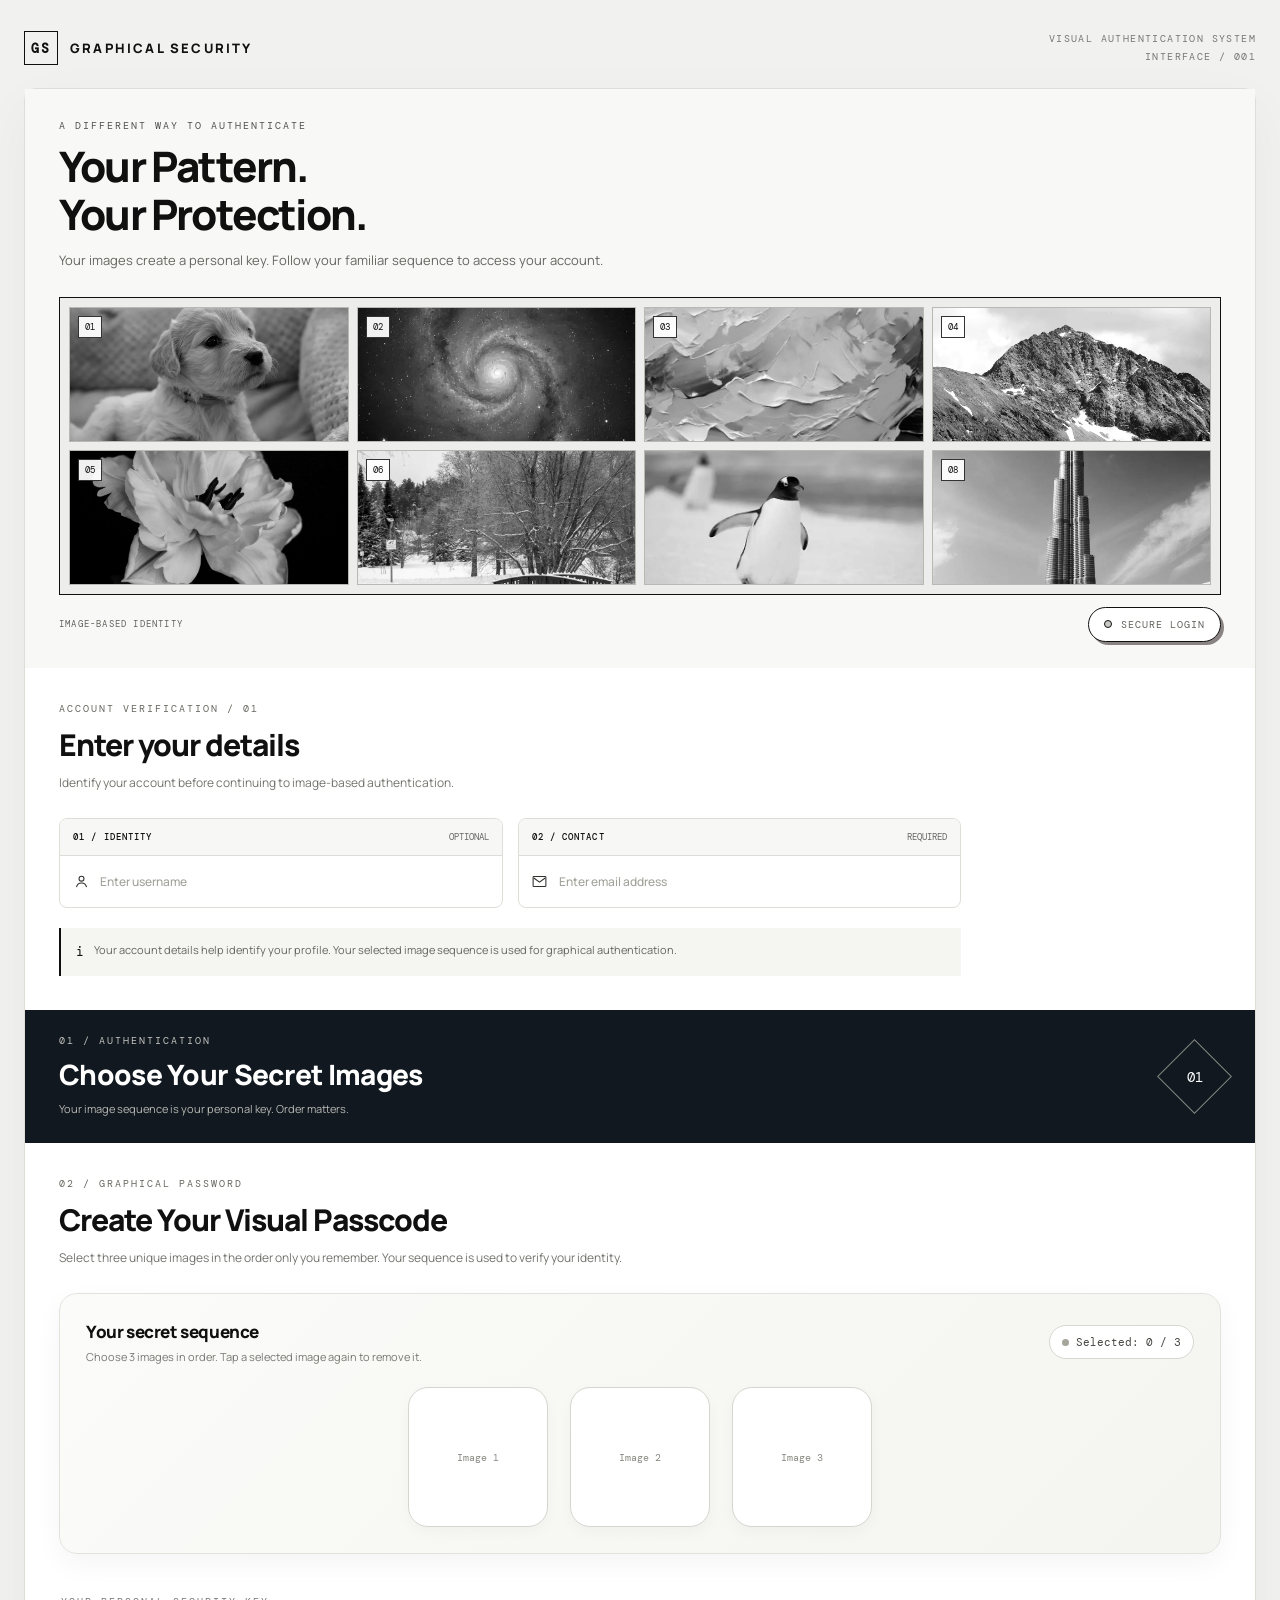
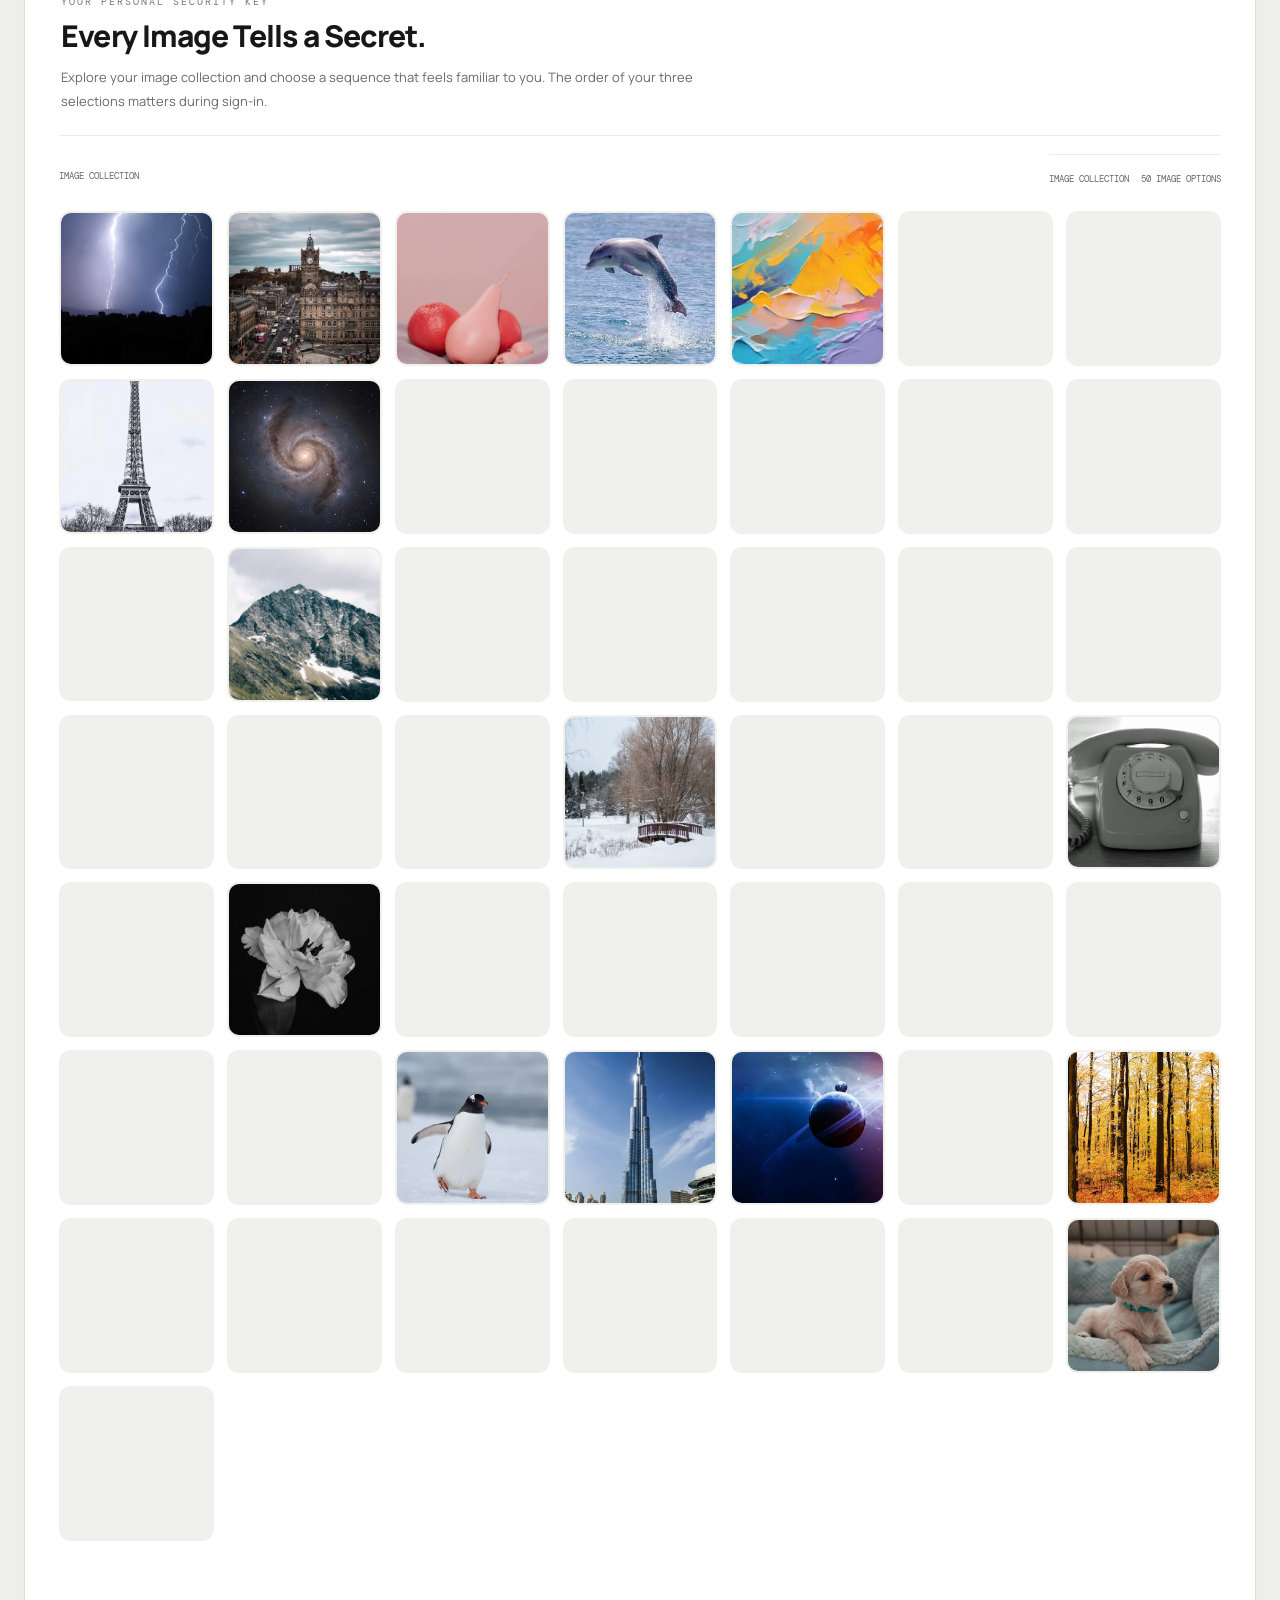
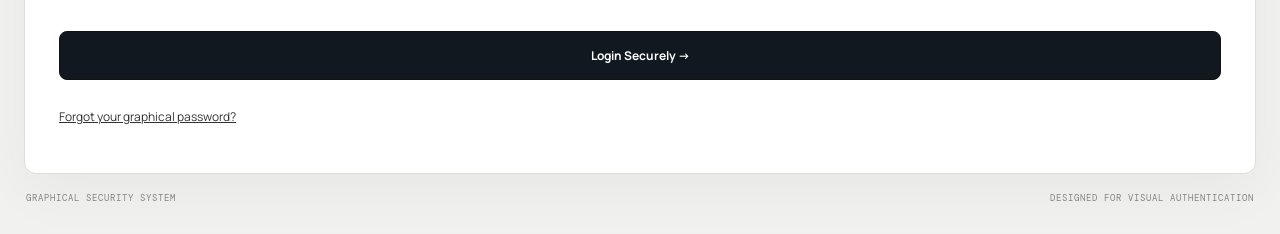
<file: frontend/login.html>
<!DOCTYPE html>
<html lang="en">
<head>
  <meta charset="UTF-8">
  <meta name="viewport" content="width=device-width, initial-scale=1.0">
  <title>Graphical Security | Login</title>

  <link rel="preconnect" href="https://fonts.googleapis.com">
  <link rel="preconnect" href="https://fonts.gstatic.com" crossorigin>
  <link href="https://fonts.googleapis.com/css2?family=DM+Mono:wght@400;500&family=Manrope:wght@400;500;600;700;800&display=swap" rel="stylesheet">

  <style>
    :root {
      --paper: #f1f1ef;
      --white: #fff;
      --ink: #101010;
      --muted: #777773;
      --line: #deded8;
      --navy: #111820;
      --blue: #2563eb;
    }

    * {
      box-sizing: border-box;
      margin: 0;
      padding: 0;
    }

    body {
      background: var(--paper);
      color: var(--ink);
      font-family: "Manrope", sans-serif;
      padding: 30px 24px;
    }

    button, input {
      font: inherit;
    }

    .page {
      width: 100%;
      max-width: 1240px;
      margin: auto;
    }

    .topbar {
      display: flex;
      align-items: center;
      justify-content: space-between;
      gap: 16px;
      margin-bottom: 22px;
    }

    .brand {
      display: flex;
      align-items: center;
      gap: 12px;
      font-size: 13px;
      font-weight: 800;
      letter-spacing: 2.2px;
      text-transform: uppercase;
    }

    .brand-mark {
      width: 34px;
      height: 34px;
      display: grid;
      place-items: center;
      border: 1.5px solid var(--ink);
      font-family: "DM Mono", monospace;
    }

    .top-meta {
      font-family: "DM Mono", monospace;
      color: var(--muted);
      font-size: 10px;
      letter-spacing: 1.4px;
      text-align: right;
      line-height: 1.8;
    }

    .main-card {
      background: var(--white);
      border: 1px solid var(--line);
      border-radius: 12px;
      overflow: visible;
      box-shadow: 0 18px 55px rgba(0,0,0,.045);
    }

    /* HERO SECTION */

    .hero {
      padding: 30px 34px 26px;
      background: #f8f8f6;
    }

    .eyebrow,
    .section-index,
    .auth-index {
      font-family: "DM Mono", monospace;
      font-size: 10px;
      letter-spacing: 2px;
      text-transform: uppercase;
    }

    .eyebrow {
      color: #52524e;
      margin-bottom: 10px;
    }

    .hero-heading {
      font-size: clamp(25px, 3.4vw, 42px);
      font-weight: 800;
      line-height: 1.15;
      letter-spacing: -1.8px;
      margin-bottom: 10px;
    }

    .hero-description {
      max-width: 610px;
      color: #666661;
      font-size: 13px;
      line-height: 1.8;
      margin-bottom: 25px;
    }

    .image-frame {
      border: 1px solid var(--ink);
      padding: 9px;
      background: #ededeb;
    }

    .hero-grid {
      display: grid;
      grid-template-columns: repeat(4, minmax(0, 1fr));
      grid-template-rows: repeat(2, 135px);
      gap: 8px;
    }

    .hero-tile {
      position: relative;
      overflow: hidden;
      background: #dededb;
      border: 1px solid #b9b9b4;
    }

    .hero-tile img {
      display: block;
      width: 100%;
      height: 100%;
      object-fit: cover;
      filter: grayscale(100%) contrast(1.08);
    }

    .tile-number {
      position: absolute;
      left: 8px;
      top: 8px;
      background: rgba(255,255,255,.94);
      border: 1px solid #333;
      padding: 4px 6px;
      font-family: "DM Mono", monospace;
      font-size: 9px;
    }

    .image-caption {
      display: flex;
      justify-content: space-between;
      align-items: center;
      gap: 12px;
      flex-wrap: wrap;
      margin-top: 12px;
      color: #62625d;
      font-family: "DM Mono", monospace;
      font-size: 9px;
      letter-spacing: 1.2px;
      text-transform: uppercase;
    }

    .secure-badge {
      display: inline-flex;
      align-items: center;
      gap: 9px;
      padding: 10px 15px;
      background: var(--white);
      border: 1px solid var(--ink);
      border-radius: 65px;
      box-shadow: 3px 3px 0 #898383;
      font-family: "DM Mono", monospace;
      font-size: 10px;
      letter-spacing: 1px;
    }

    .badge-dot {
      width: 8px;
      height: 8px;
      border: 1px solid var(--ink);
      background: #c9c9c5;
      border-radius: 50%;
    }

    /* ACCOUNT SECTION */

    .account-section {
      padding: 34px;
      display: grid;
      grid-template-columns: minmax(0, 1fr) 230px;
      gap: 30px;
      align-items: center;
    }

    .section-index {
      color: #686862;
      margin-bottom: 9px;
    }

    .account-title {
      font-size: clamp(22px, 2.8vw, 30px);
      font-weight: 800;
      letter-spacing: -1px;
      margin-bottom: 8px;
    }

    .account-description {
      color: #74746e;
      font-size: 12px;
      line-height: 1.7;
      margin-bottom: 25px;
    }

    .field-grid {
      display: grid;
      grid-template-columns: repeat(2, minmax(0, 1fr));
      gap: 15px;
    }

    .field-card {
      border: 1px solid var(--line);
      min-width: 0;
      background: #fff;
      border-radius: 8px;
      overflow: hidden;
    }

    .field-heading {
      display: flex;
      justify-content: space-between;
      align-items: center;
      gap: 8px;
      padding: 12px 13px;
      border-bottom: 1px solid var(--line);
      background: #f7f7f5;
    }

    .field-heading label {
      font-family: "DM Mono", monospace;
      font-size: 9px;
      font-weight: 500;
      letter-spacing: 1.1px;
    }

    .field-number {
      font-family: "DM Mono", monospace;
      font-size: 9px;
      color: #666;
    }

    .input-wrap {
      display: flex;
      align-items: center;
      gap: 10px;
      padding: 0 12px;
      min-height: 51px;
    }

    .input-icon {
      width: 18px;
      height: 18px;
      flex-shrink: 0;
      display: grid;
      place-items: center;
      color: #30302d;
    }

    .input-icon svg {
      width: 17px;
      height: 17px;
      fill: none;
      stroke: currentColor;
      stroke-width: 1.5;
    }

    .input-wrap input {
      width: 100%;
      min-width: 0;
      border: 0;
      outline: none;
      color: var(--ink);
      background: transparent;
      font: 500 12px "Manrope", sans-serif;
    }

    .input-wrap input::placeholder {
      color: #a1a19a;
    }

    .field-card:focus-within {
      outline: 2px solid var(--blue);
      outline-offset: 2px;
    }

    .account-note {
      display: flex;
      align-items: flex-start;
      gap: 10px;
      margin-top: 20px;
      padding: 13px 15px;
      background: #f5f5f2;
      border-left: 2px solid var(--ink);
      color: #666660;
      font-size: 11px;
      line-height: 1.7;
    }

    .note-symbol {
      font-family: "DM Mono", monospace;
      font-size: 13px;
      color: #111;
    }

    /* SECURITY GRAPHIC */

    .security-visual {
      display: flex;
      align-items: center;
      justify-content: center;
      min-height: 235px;
      position: relative;
    }

    .orbit {
      width: 205px;
      height: 205px;
      border: 1px solid #171717;
      border-radius: 50%;
      display: grid;
      place-items: center;
      position: relative;
    }

    .orbit::before {
      content: "";
      position: absolute;
      inset: 14px;
      border: 1px dashed #777;
      border-radius: 50%;
    }

    .orbit::after {
      content: "";
      position: absolute;
      width: 235px;
      height: 1px;
      background: #171717;
      transform: rotate(-45deg);
      opacity: .6;
    }

    .orbit-inner {
      width: 128px;
      height: 128px;
      border: 1px solid var(--ink);
      background: #f8f8f6;
      display: grid;
      place-items: center;
      z-index: 1;
    }

    .orbit-inner svg {
      width: 65px;
      height: 65px;
      fill: none;
      stroke: #111;
      stroke-width: 1.4;
      stroke-linecap: round;
      stroke-linejoin: round;
    }

    .orbit-label {
      position: absolute;
      right: -7px;
      bottom: 25px;
      padding: 7px 9px;
      border: 1px solid var(--ink);
      background: white;
      font-family: "DM Mono", monospace;
      font-size: 8px;
      letter-spacing: 1px;
      z-index: 2;
    }

    .orbit-point {
      position: absolute;
      width: 8px;
      height: 8px;
      background: #111;
      border: 2px solid #fff;
      outline: 1px solid #111;
      border-radius: 50%;
      z-index: 2;
    }

    .point-one {
      top: 22px;
      right: 35px;
    }

    .point-two {
      bottom: 35px;
      left: 22px;
    }

    /* AUTHENTICATION BANNER */

    .auth-banner {
      background: var(--navy);
      color: #fff;
      padding: 24px 34px;
      display: flex;
      justify-content: space-between;
      align-items: center;
      gap: 20px;
    }

    .auth-index {
      color: #c2c2bd;
      margin-bottom: 8px;
    }

    .auth-title {
      font-size: clamp(20px, 2.5vw, 28px);
      font-weight: 800;
      letter-spacing: -.7px;
    }

    .auth-description {
      margin-top: 7px;
      color: #b9b9b4;
      font-size: 11px;
      line-height: 1.7;
    }

    .auth-mark {
      flex-shrink: 0;
      width: 53px;
      height: 53px;
      border: 1px solid #858781;
      display: grid;
      place-items: center;
      font-family: "DM Mono", monospace;
      font-size: 14px;
      color: #fff;
      transform: rotate(45deg);
    }

    .auth-mark span {
      transform: rotate(-45deg);
    }

    /* GRAPHICAL PASSWORD SECTION */

    .login-panel {
      padding: 34px;
    }

    .login-heading {
      margin-bottom: 24px;
    }

    .login-heading .account-description {
      margin-bottom: 0;
      max-width: 680px;
    }

    /* Separate preview card */

    .selection-card {
      padding: 26px;
      border: 1px solid #e3e3dd;
      border-radius: 18px;
      background: linear-gradient(135deg, #fbfbf9 0%, #f4f4f0 100%);
      box-shadow: 0 10px 28px rgba(17,24,32,.045);
      margin-bottom: 34px;
      position:sticky;
      top:10px;
      z-index:100;
    }

    .selection-card-top {
      display: flex;
      justify-content: space-between;
      align-items: center;
      gap: 14px;
      flex-wrap: wrap;
      margin-bottom: 22px;
    }

    .selection-card-title {
      font-size: 17px;
      font-weight: 800;
      letter-spacing: -.4px;
    }

    .selection-card-subtitle {
      color: #777773;
      font-size: 11px;
      line-height: 1.6;
      margin-top: 5px;
    }

    #selected-count {
      display: inline-flex;
      align-items: center;
      gap: 7px;
      border: 1px solid #d8d8d1;
      background: #fff;
      border-radius: 999px;
      padding: 9px 12px;
      font: 11px "DM Mono", monospace;
      color: #454540;
      white-space: nowrap;
    }

    #selected-count::before {
      content: "";
      width: 7px;
      height: 7px;
      border-radius: 50%;
      background: #a5a59c;
    }

    .password-preview {
      display: flex;
      justify-content: center;
      align-items: center;
      gap: 22px;
      flex-wrap: wrap;
      width: 100%;
      margin: 0 auto;
    }

    .preview-slot {
      position: relative;
      width: 140px;
      height: 140px;
      flex: 0 0 140px;
      border: 1px solid #d6d6cf;
      background: #fff;
      display: grid;
      place-items: center;
      overflow: hidden;
      border-radius: 20px;
      box-shadow: 0 5px 15px rgba(0,0,0,.035);
    }

    .preview-slot img {
      width: 100%;
      height: 100%;
      object-fit: cover;
      display: block;
    }

    .slot-number {
      position: absolute;
      top: 8px;
      left: 8px;
      min-width: 27px;
      text-align: center;
      padding: 5px 7px;
      background: rgba(255,255,255,.96);
      color: #111;
      border: 1px solid #d2d2cb;
      border-radius: 7px;
      font: 10px "DM Mono", monospace;
    }

    .empty-slot {
      font: 10px "DM Mono", monospace;
      color: #888880;
    }

    /* Instruction block: no divider line */

    .gallery-intro {
      margin: 0 0 22px;
      padding: 0 2px;
    }

    .gallery-intro .section-label {
      display: inline-block;
      font: 10px "DM Mono", monospace;
      letter-spacing: 2px;
      color: #777;
      margin-bottom: 10px;
    }

    .gallery-intro h3 {
      font-size: clamp(22px, 3vw, 30px);
      font-weight: 800;
      letter-spacing: -.8px;
      line-height: 1.2;
      margin: 0 0 12px;
      color: #171717;
    }

    .gallery-intro p {
      max-width: 680px;
      font-size: 13px;
      line-height: 1.8;
      color: #686868;
      margin: 0;
    }

    .gallery-topline {
      display: flex;
      align-items: center;
      justify-content: space-between;
      gap: 12px;
      flex-wrap: wrap;
      margin-bottom: 14px;
      padding-top: 18px;
      border-top: 1px solid #edede8;
    }

    /* 8 columns on desktop */

    .login-image-grid {
      display: grid;
      grid-template-columns: repeat(7, minmax(0, 1fr));
      gap: 13px;
      margin: 0 0 20px;
    }

    .image-box {
      display: block;
      width: 100%;
      aspect-ratio: 1/1;
      object-fit: cover;
      border: 2px solid transparent;
      border-radius: 12px;
      cursor: pointer;
      transition: border-color .16s ease, transform .16s ease, box-shadow .16s ease;
      background: #f0f0ec;
    }

    .image-box:hover {
      transform: translateY(-3px);
      box-shadow: 0 8px 18px rgba(0,0,0,.1);
    }

    /*.image-box.selected {
      border-color: var(--blue);
      box-shadow: 0 0 0 3px rgba(37,99,235,.15);
      transform: translateY(-2px);
    }*/

    .image-box.selected {
  border: 4px solid #2563eb;
  box-shadow:
    0 0 0 4px rgba(37, 99, 235, 0.22),
    0 8px 20px rgba(37, 99, 235, 0.25);
  transform: scale(0.96);
  filter: brightness(0.82);
  position: relative;
}

    .image-box:focus-visible {
      outline: 2px solid var(--blue);
      outline-offset: 3px;
    }

    .image-box.image-error {
      object-fit: contain;
      border: 1px dashed #b5364d;
    }

    #message {
      min-height: 22px;
      margin: 12px 0;
      font-size: 12px;
      line-height: 1.6;
      color: #b5364d;
    }

    #login-btn {
      width: 100%;
      padding: 15px 18px;
      border: 1px solid #111;
      border-radius: 8px;
      background: #111820;
      color: white;
      font: 700 12px "Manrope", sans-serif;
      cursor: pointer;
      transition: background .15s ease;
    }

    #login-btn:hover {
      background: #252c32;
    }

    #login-btn:disabled {
      opacity: .6;
      cursor: not-allowed;
    }

    .forgot-link {
      display: block;
      margin-top: 16px;
      color: #333;
      font-size: 12px;
      text-align: center;
    }

    .footer {
      display: flex;
      justify-content: space-between;
      gap: 12px;
      color: #85857e;
      font-family: "DM Mono", monospace;
      font-size: 9px;
      letter-spacing: 1px;
      padding: 18px 2px 0;
      text-transform: uppercase;
    }

    /* TABLET */

    @media (max-width: 1000px) {
      .login-image-grid {
        grid-template-columns: repeat(6, minmax(0, 1fr));
      }

      .preview-slot {
        width: 125px;
        height: 125px;
        flex-basis: 125px;
      }
    }

    @media (max-width: 850px) {
      body {
        padding: 20px 14px;
      }

      .hero, .account-section {
        padding: 25px 22px;
      }

      .hero-grid {
        grid-template-rows: repeat(2, 105px);
        gap: 6px;
      }

      .account-section {
        grid-template-columns: 1fr;
      }

      .security-visual {
        min-height: 200px;
      }

      .orbit {
        width: 175px;
        height: 175px;
      }

      .orbit::after {
        width: 200px;
      }

      .orbit-inner {
        width: 110px;
        height: 110px;
      }

      .login-image-grid {
        grid-template-columns: repeat(5, minmax(0, 1fr));
        gap: 10px;
      }

      .login-panel {
        padding: 28px 22px;
      }

      .selection-card {
        padding: 22px;
      }

      .preview-slot {
        width: 120px;
        height: 120px;
        flex-basis: 120px;
      }
    }

    /* MOBILE */

    @media (max-width: 560px) {
      body {
        padding: 12px 9px;
      }

      .topbar {
        align-items: flex-start;
      }

      .brand {
        font-size: 10px;
        letter-spacing: 1.2px;
      }

      .top-meta {
        font-size: 8px;
        line-height: 1.6;
      }

      .hero {
        padding: 23px 15px 20px;
      }

      .hero-heading {
        letter-spacing: -1px;
      }

      .hero-description {
        font-size: 11px;
      }

      .hero-grid {
        grid-template-columns: repeat(2, minmax(0, 1fr));
        grid-template-rows: repeat(4, 110px);
        gap: 6px;
      }

      .image-caption {
        font-size: 7px;
        letter-spacing: .5px;
      }

      .secure-badge {
        padding: 8px 9px;
        font-size: 8px;
      }

      .account-section {
        padding: 25px 15px;
        gap: 10px;
      }

      .field-grid {
        grid-template-columns: 1fr;
      }

      .auth-banner {
        padding: 22px 16px;
      }

      .auth-mark {
        width: 39px;
        height: 39px;
      }

      .login-panel {
        padding: 24px 14px;
      }

      .selection-card {
        padding: 17px 12px;
        border-radius: 15px;
        margin-bottom: 30px;
      }

      .selection-card-top {
        align-items: flex-start;
        margin-bottom: 18px;
      }

      .selection-card-title {
        font-size: 15px;
      }

      #selected-count {
        font-size: 10px;
        padding: 8px 10px;
      }

      .password-preview {
        gap: 10px;
        flex-wrap: nowrap;
      }

      .preview-slot {
        width: min(27vw, 112px);
        height: auto;
        aspect-ratio: 1;
        flex: 0 1 112px;
        border-radius: 14px;
      }

      .slot-number {
        top: 5px;
        left: 5px;
        min-width: 23px;
        padding: 4px 5px;
        font-size: 9px;
      }

      .gallery-intro {
        margin-bottom: 20px;
      }

      .gallery-intro p {
        font-size: 12px;
      }

      .gallery-topline {
        padding-top: 15px;
      }

      .login-image-grid {
        grid-template-columns: repeat(4, minmax(0, 1fr));
        gap: 7px;
      }

      .image-box {
        border-radius: 8px;
      }

      .footer {
        font-size: 7px;
        letter-spacing: .4px;
      }
    }

    @media (max-width: 360px) {
      .password-preview {
        gap: 7px;
      }

      .preview-slot {
        width: 27vw;
        flex-basis: 27vw;
      }

      .selection-card-top {
        flex-direction: column;
      }
    }
  </style>
  
</head>

<body>
  <main class="page">

    <div class="topbar">
      <div class="brand">
        <div class="brand-mark">GS</div>
        <span>Graphical Security</span>
      </div>

      <div class="top-meta">
        VISUAL AUTHENTICATION SYSTEM<br>
        INTERFACE / 001
      </div>
    </div>

    <div class="main-card">

      <header class="hero">
        <div class="eyebrow">A different way to authenticate</div>

        <h1 class="hero-heading">
          Your Pattern.<br>
          Your Protection.
        </h1>

        <p class="hero-description">
          Your images create a personal key. Follow your familiar
          sequence to access your account.
        </p>

        <div class="image-frame">
          <div class="hero-grid">
            <div class="hero-tile">
              <img src="images/2.webp" alt="Image preview 01">
              <span class="tile-number">01</span>
            </div>

            <div class="hero-tile">
              <img src="images/16.webp" alt="Image preview 02">
              <span class="tile-number">02</span>
            </div>

            <div class="hero-tile">
              <img src="images/46.webp" alt="Image preview 03">
              <span class="tile-number">03</span>
            </div>

            <div class="hero-tile">
              <img src="images/11.webp" alt="Image preview 04">
              <span class="tile-number">04</span>
            </div>

            <div class="hero-tile">
              <img src="images/8.webp" alt="Image preview 05">
              <span class="tile-number">05</span>
            </div>

            <div class="hero-tile">
              <img src="images/35.webp" alt="Image preview 06">
              <span class="tile-number">06</span>
            </div>

            <div class="hero-tile">
              <img src="images/19.webp" alt="Image preview 07">
            </div>

            <div class="hero-tile">
              <img src="images/13.webp" alt="Image preview 08">
              <span class="tile-number">08</span>
            </div>
          </div>
        </div>

        <div class="image-caption">
          <span>Image-based identity</span>

          <div class="secure-badge">
            <span class="badge-dot"></span>
            <span>SECURE LOGIN</span>
          </div>
        </div>

        </header>

        <form id="login-form">

        <section class="account-section">
          <div class="account-content">

            <div class="section-index">Account verification / 01</div>
            <h2 class="account-title">Enter your details</h2>

            <p class="account-description">
              Identify your account before continuing to image-based authentication.
            </p>

            <div class="field-grid">

              <div class="field-card">
                <div class="field-heading">
                  <label for="username">01 / IDENTITY</label>
                  <span class="field-number">OPTIONAL</span>
                </div>

                <div class="input-wrap">
                  <span class="input-icon" aria-hidden="true">
                    <svg viewBox="0 0 24 24">
                      <circle cx="12" cy="8" r="3.5"></circle>
                      <path d="M5 20c.5-4 3-6 7-6s6.5 2 7 6"></path>
                    </svg>
                </span>
                   <input
                    type="text"
                    id="username"
                    name="username"
                    placeholder="Enter username"
                    autocomplete="off">
                </div>
              </div>

              <div class="field-card">
                <div class="field-heading">
                  <label for="email">02 / CONTACT</label>
                  <span class="field-number">REQUIRED</span>
                </div>

                <div class="input-wrap">
                  <span class="input-icon" aria-hidden="true">
                    <svg viewBox="0 0 24 24">
                      <rect x="3" y="5" width="18" height="14" rx="1"></rect>
                      <path d="m4 7 8 6 8-6"></path>
                    </svg>
                  </span>
                  <input
                    type="email"
                    id="email"
                    name="email"
                    placeholder="Enter email address"
                    autocomplete="off"
                    required>
                </div>
              </div>

            </div>

            <div class="account-note">
              <span class="note-symbol">i</span>
              <span>
                Your account details help identify your profile.
                Your selected image sequence is used for graphical authentication.
              </span>
            </div>
          </div>

        </section>

        <section class="auth-banner">
          <div>
            <div class="auth-index">01 / AUTHENTICATION</div>
            <h2 class="auth-title">Choose Your Secret Images</h2>
            <p class="auth-description">
              Your image sequence is your personal key. Order matters.
            </p>
          </div>

          <div class="auth-mark" aria-hidden="true">
            <span>01</span>
          </div>
          </section>

        <section class="login-panel">

          <div class="login-heading">
            <div class="section-index">02 / GRAPHICAL PASSWORD</div>
            <h2 class="account-title">Create Your Visual Passcode</h2>

            <p class="account-description">
              Select three unique images in the order only you remember.
              Your sequence is used to verify your identity.
            </p>
          </div>

          <div class="selection-card">
            <div class="selection-card-top">
              <div>
                <h3 class="selection-card-title">Your secret sequence</h3>
                <p class="selection-card-subtitle">
                  Choose 3 images in order. Tap a selected image again to remove it.
                </p>
              </div>
              <span id="selected-count" aria-live="polite">
                Selected: 0 / 3
              </span>
            </div>

            <div
              id="password-preview"
              class="password-preview"
              aria-label="Selected image sequence">
            </div>
          </div>

          <div class="gallery-intro">
            <span class="section-label">YOUR PERSONAL SECURITY KEY</span>

            <h3>Every Image Tells a Secret.</h3>

            <p>
              Explore your image collection and choose a sequence that
              feels familiar to you. The order of your three selections
              matters during sign-in.
            </p>
          </div>

          <div class="gallery-topline">
            <span class="field-number">IMAGE COLLECTION</span>

            <div class="gallery-topline">
            <span class="field-number">IMAGE COLLECTION</span>
            <span class="field-number">50 IMAGE OPTIONS</span>
          </div>

          <div
            id="image-grid"
            class="login-image-grid"
            aria-label="Available secret images">
          </div>

          <p id="message" role="status" aria-live="polite"></p>

          <button id="login-btn" type="submit">
            Login Securely →
          </button>

          <a class="forgot-link" href="forgot-password.html">
            Forgot your graphical password?
          </a>

        </section>
      </form>
    </div>

    <footer class="footer">
      <span>Graphical Security System</span>
      <span>Designed for visual authentication</span>
    </footer>
  </main>

  <script src="login.js"></script>
</body>
</html>
</file>
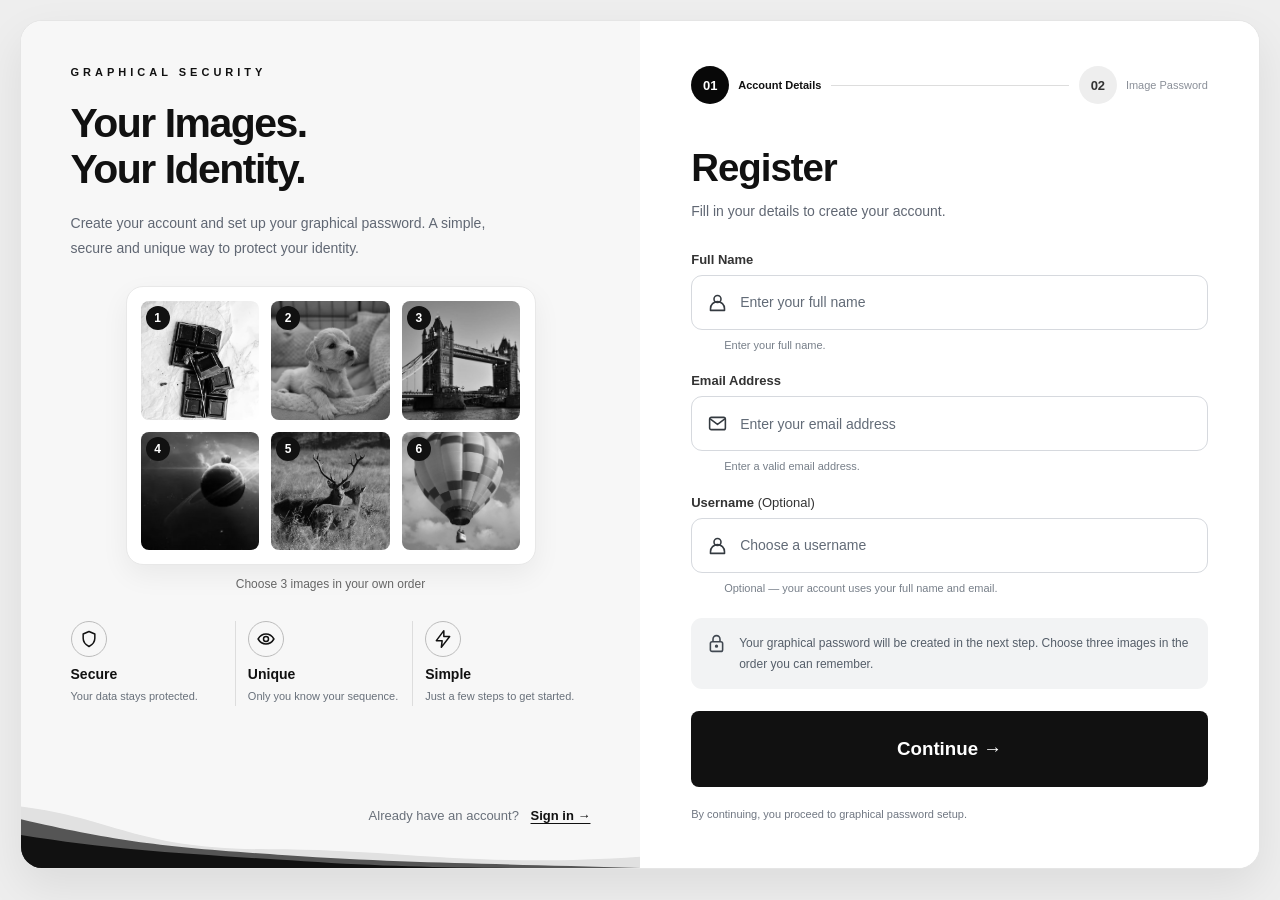
<file: frontend/register.html>
<!DOCTYPE html>
<html lang="en">
<head>
    <meta charset="UTF-8">
    <meta name="viewport" content="width=device-width, initial-scale=1.0">
    <title>Register | Graphical Security</title>

    <link rel="stylesheet" href="style.css">
    

    <style>
        * {
            box-sizing: border-box;
        }

        body {
            margin: 0;
            padding: 20px;
            min-height: 100vh;
            background: #eeeeee;
            color: #111111;
            font-family: "Segoe UI", Arial, sans-serif;
        }

        .register-page {
            width: 100%;
            max-width: 1460px;
            min-height: 700px;
            margin: 0 auto;
            display: grid;
            grid-template-columns: minmax(0, 1fr) minmax(0, 1fr);
            background: #ffffff;
            border: 1px solid #e5e5e5;
            border-radius: 22px;
            overflow: hidden;
            box-shadow: 0 18px 45px rgba(0, 0, 0, 0.08);
        }

        /* LEFT SIDE */

        .register-left {
            position: relative;
            display: flex;
            flex-direction: column;
            padding: 45px 8%;
            background: #f7f7f7;
            overflow: hidden;
        }

        .eyebrow {
            font-size: 11px;
            font-weight: 700;
            letter-spacing: 4px;
            margin-bottom: 22px;
        }

        .register-left h1 {
            margin: 0 0 18px;
            font-size: clamp(32px, 3.2vw, 50px);
            line-height: 1.13;
            letter-spacing: -1.5px;
        }

        .intro-text {
            max-width: 420px;
            margin: 0;
            color: #606773;
            font-size: 14px;
            line-height: 1.8;
        }

        .image-preview-area {
            width: 100%;
            max-width: 410px;
            margin: 25px auto;
        }

        .image-grid-preview {
            display: grid;
            grid-template-columns: repeat(3, minmax(0, 1fr));
            gap: 12px;
            padding: 14px;
            background: #ffffff;
            border: 1px solid #e8e8e8;
            border-radius: 17px;
            box-shadow: 0 10px 28px rgba(0, 0, 0, 0.06);
        }

        .preview-tile {
            position: relative;
            aspect-ratio: 1;
            min-width: 0;
        }

        .preview-tile img {
            display: block;
            width: 100%;
            height: 100%;
            object-fit: cover;
            border-radius: 8px;
            filter: grayscale(100%);
        }

        .tile-number {
            position: absolute;
            top: 5px;
            left: 5px;
            width: 24px;
            height: 24px;
            display: grid;
            place-items: center;
            border-radius: 50%;
            background: #111111;
            color: #ffffff;
            font-size: 12px;
            font-weight: 700;
        }

        .image-caption {
            margin: 12px 0 0;
            text-align: center;
            color: #666666;
            font-size: 12px;
        }

        .benefits {
            display: grid;
            grid-template-columns: repeat(3, minmax(0, 1fr));
            gap: 12px;
            margin: 5px 0 25px;
        }

        .benefit {
            min-width: 0;
            padding-right: 8px;
        }

        .benefit:not(:last-child) {
            border-right: 1px solid #dddddd;
        }

        .benefit-icon {
            width: 36px;
            height: 36px;
            margin-bottom: 9px;
            display: grid;
            place-items: center;
            border: 1px solid #bcbcbc;
            border-radius: 50%;
        }

        .benefit-icon svg {
            width: 20px;
            height: 20px;
            fill: none;
            stroke: #111111;
            stroke-width: 1.8;
            stroke-linecap: round;
            stroke-linejoin: round;
        }

        .benefit h3 {
            margin: 0 0 6px;
            font-size: 14px;
        }

        .benefit p {
            margin: 0;
            color: #68707a;
            font-size: 11px;
            line-height: 1.6;
        }

        .signin-prompt {
            position: relative;
            z-index: 2;
            margin-top: auto;
            padding-top: 18px;
            text-align: right;
            font-size: 13px;
            color: #69707a;
        }

        .signin-prompt a {
            margin-left: 8px;
            color: #111111;
            font-weight: 700;
            text-decoration: underline;
            text-underline-offset: 3px;
        }

        .bottom-waves {
            position: absolute;
            bottom: 0;
            left: 0;
            width: 100%;
            height: 75px;
            pointer-events: none;
            z-index: 0;
        }

        .bottom-waves svg {
            display: block;
            width: 100%;
            height: 100%;
        }

        /* RIGHT SIDE */

        .register-right {
            display: block;
            min-width: 0;
            padding: 45px clamp(24px, 4vw, 60px);
            background: #ffffff;
            color: #111111;
        }

        .progress {
            display: flex;
            align-items: center;
            gap: 10px;
            margin-bottom: 42px;
        }

        .progress-step {
            display: flex;
            align-items: center;
            gap: 9px;
            flex-shrink: 0;
            font-size: 11px;
            font-weight: 600;
        }

        .step-number {
            width: 38px;
            height: 38px;
            display: grid;
            place-items: center;
            flex-shrink: 0;
            border-radius: 50%;
            background: #080808;
            color: #ffffff;
            font-size: 13px;
        }

        .step-number.inactive {
            background: #eeeeee;
            color: #333333;
        }

        .step-label.inactive {
            color: #8a8f98;
            font-weight: 400;
        }

        .progress-line {
            flex: 1;
            min-width: 8px;
            height: 1px;
            background: #dddddd;
        }

        .register-right h2 {
            margin: 0 0 10px;
            font-size: clamp(30px, 3vw, 42px);
            letter-spacing: -1px;
        }

        .form-description {
            margin: 0 0 28px;
            color: #606773;
            font-size: 14px;
            line-height: 1.7;
        }

        .field {
            margin-bottom: 20px;
        }

        .field label {
            display: block;
            margin-bottom: 8px;
            color: #333333;
            font-size: 13px;
            font-weight: 600;
        }

        .input-wrap {
            display: flex;
            align-items: center;
            gap: 12px;
            width: 100%;
            min-height: 55px;
            padding: 0 15px;
            border: 1px solid #d6d9de;
            border-radius: 11px;
            background: #ffffff;
        }

        .input-wrap:focus-within {
            border-color: #555555;
            box-shadow: 0 0 0 3px rgba(0, 0, 0, 0.05);
        }

        .input-wrap svg {
            width: 21px;
            height: 21px;
            flex-shrink: 0;
            fill: none;
            stroke: #343a40;
            stroke-width: 1.8;
            stroke-linecap: round;
            stroke-linejoin: round;
        }

        .input-wrap input {
            display: block;
            width: 100%;
            min-width: 0;
            min-height: 45px;
            padding: 8px 0;
            border: 0;
            outline: none;
            background: transparent;
            color: #111111;
            font-family: inherit;
            font-size: 14px;
        }

        .input-wrap input::placeholder {
            color: #626b77;
            opacity: 1;
        }

        .field-hint {
            margin: 7px 0 0 33px;
            color: #777f89;
            font-size: 11px;
            line-height: 1.5;
        }

        .privacy-note {
            display: flex;
            align-items: flex-start;
            gap: 12px;
            margin: 22px 0;
            padding: 15px;
            border-radius: 11px;
            background: #f2f3f4;
            color: #555e69;
            font-size: 12px;
            line-height: 1.7;
        }

        .privacy-note svg {
            width: 21px;
            height: 21px;
            flex-shrink: 0;
            fill: none;
            stroke: #414851;
            stroke-width: 1.8;
        }

        .continue-btn {
            display: block;
            width: 100%;
            min-height: 30px;
            margin: 0;
            padding: 8px 12px;
            border: 0;
            border-radius: 8px;
            background: #111111;
            color: #ffffff;
            font-family: inherit;
            font-size: 16px;
            font-weight: 300;
            cursor: pointer;
            transition: background 0.2s, transform 0.2s;
        }

        .continue-btn:hover {
            background: #303030;
            transform: translateY(-1px);
        }

        .terms-note {
            display: flex;
            align-items: flex-start;
            gap: 9px;
            margin: 18px 0 0;
            color: #707782;
            font-size: 11px;
            line-height: 1.7;
        }

        /* TABLET */

        @media (max-width: 900px) {
            body {
                padding: 12px;
            }

            .register-page {
                grid-template-columns: minmax(0, 1fr) minmax(0, 1fr);
            }

            .register-left {
                padding: 32px 22px;
            }

            .register-right {
                padding: 32px 22px;
            }

            .progress {
                gap: 7px;
                margin-bottom: 32px;
            }

            .progress-step {
                gap: 6px;
                font-size: 10px;
            }

            .step-number {
                width: 32px;
                height: 32px;
            }

            .image-grid-preview {
                gap: 8px;
                padding: 10px;
            }
        }

        /* MOBILE: form appears BELOW the left panel */

        @media (max-width: 650px) {
            body {
                padding: 10px;
            }

            .register-page {
                grid-template-columns: minmax(0, 1fr);
                min-height: auto;
                overflow: visible;
            }

            .register-left {
                padding: 30px 22px 25px;
            }

            .register-left h1 {
                font-size: 36px;
            }

            .image-preview-area {
                max-width: 360px;
            }

            .benefits {
                gap: 9px;
            }

            .benefit {
                padding-right: 6px;
            }

            .signin-prompt {
                margin-top: 18px;
                text-align: left;
            }

            .bottom-waves {
                height: 55px;
            }

            .register-right {
                display: block;
                width: 100%;
                padding: 30px 22px;
                border-top: 1px solid #eeeeee;
            }

            .progress {
                margin-bottom: 30px;
            }

            .register-right h2 {
                font-size: 32px;
            }
        }

        @media (max-width: 370px) {
            .register-left,
            .register-right {
                padding-left: 16px;
                padding-right: 16px;
            }

            .progress {
                gap: 5px;
            }

            .progress-step {
                gap: 4px;
                font-size: 9px;
            }

            .step-number {
                width: 28px;
                height: 28px;
                font-size: 11px;
            }

            .image-grid-preview {
                gap: 6px;
                padding: 8px;
            }

            .benefit h3 {
                font-size: 12px;
            }

            .benefit p {
                font-size: 10px;
            }
        }

        @media (prefers-reduced-motion: reduce) {
            *,
            *::before,
            *::after {
                transition: none !important;
            }
        }
    </style>
</head>

<body>

<main class="register-page">

    <!-- LEFT PANEL -->

    <section class="register-left">

        <div class="eyebrow">GRAPHICAL SECURITY</div>

        <h1>Your Images.<br>Your Identity.</h1>

        <p class="intro-text">
            Create your account and set up your graphical
            password. A simple, secure and unique way
            to protect your identity.
        </p>

        <div class="image-preview-area">

            <div class="image-grid-preview">

                <div class="preview-tile">
                    <img src="images/44.webp" alt="Image 1 preview">
                    <span class="tile-number">1</span>
                </div>

                <div class="preview-tile">
                    <img src="images/2.webp" alt="Image 2 preview">
                    <span class="tile-number">2</span>
                </div>

                <div class="preview-tile">
                    <img src="images/41.webp" alt="Image 3 preview">
                    <span class="tile-number">3</span>
                </div>

                <div class="preview-tile">
                    <img src="images/15.webp" alt="Image 4 preview">
                    <span class="tile-number">4</span>
                </div>

                <div class="preview-tile">
                    <img src="images/18.webp" alt="Image 5 preview">
                    <span class="tile-number">5</span>
                </div>

                <div class="preview-tile">
                    <img src="images/39.webp" alt="Image 6 preview">
                    <span class="tile-number">6</span>
                </div>

            </div>

            <p class="image-caption">
                Choose 3 images in your own order
            </p>

        </div>

        <div class="benefits">

            <div class="benefit">
                <div class="benefit-icon">
                    <svg viewBox="0 0 24 24" aria-hidden="true">
                        <path d="M12 3 19 6v5c0 4.5-3 7.8-7 10-4-2.2-7-5.5-7-10V6z"/>
                    </svg>
                </div>
                <h3>Secure</h3>
                <p>Your data stays protected.</p>
            </div>

            <div class="benefit">
                <div class="benefit-icon">
                    <svg viewBox="0 0 24 24" aria-hidden="true">
                        <path d="M2.5 12s3.5-6 9.5-6 9.5 6 9.5 6-3.5 6-9.5 6-9.5-6-9.5-6z"/>
                        <circle cx="12" cy="12" r="3"/>
                    </svg>
                </div>
                <h3>Unique</h3>
                <p>Only you know your sequence.</p>
            </div>

            <div class="benefit">
                <div class="benefit-icon">
                    <svg viewBox="0 0 24 24" aria-hidden="true">
                        <path d="M13 2 4 14h7l-1 8 10-13h-7z"/>
                    </svg>
                </div>
                <h3>Simple</h3>
                <p>Just a few steps to get started.</p>
            </div>

        </div>

        <div class="signin-prompt">
            Already have an account?
            <a href="login.html">Sign in →</a>
        </div>

        <div class="bottom-waves" aria-hidden="true">
            <svg viewBox="0 0 700 100" preserveAspectRatio="none">
                <path d="M0 18 C110 35 130 75 280 75 S510 100 700 85 L700 100 L0 100 Z"
                      fill="#e1e1e1"/>
                <path d="M0 35 C110 65 160 72 300 83 S540 94 700 100 L0 100 Z"
                      fill="#555555"/>
                <path d="M0 56 C110 77 190 81 320 91 S540 100 700 100 L0 100 Z"
                      fill="#111111"/>
            </svg>
        </div>

    </section>

    <!-- RIGHT PANEL: REGISTER FORM -->

    <section class="register-right">

        <div class="progress" aria-label="Registration progress">

            <div class="progress-step">
                <span class="step-number">01</span>
                <span>Account Details</span>
            </div>

            <div class="progress-line"></div>

            <div class="progress-step">
                <span class="step-number inactive">02</span>
                <span class="step-label inactive">Image Password</span>
            </div>

        </div>

        <h2>Register</h2>

        <p class="form-description">
            Fill in your details to create your account.
        </p>

        <form id="register-form" onsubmit="return false;">

            <div class="field">
                <label for="username">Full Name</label>

                <div class="input-wrap">
                    <svg viewBox="0 0 24 24" aria-hidden="true">
                        <circle cx="12" cy="8" r="4"/>
                        <path d="M4 21v-2a8 8 0 0 1 16 0v2z"/>
                    </svg>

                    <input
                        type="text"
                        id="username"
                        name="fullName"
                        placeholder="Enter your full name"
                        autocomplete="name"
                        maxlength="100"
                        required
                    >
                </div>

                <p class="field-hint">Enter your full name.</p>
            </div>

            <div class="field">
                <label for="email">Email Address</label>

                <div class="input-wrap">
                    <svg viewBox="0 0 24 24" aria-hidden="true">
                        <rect x="3" y="5" width="18" height="14" rx="2"/>
                        <path d="m4 7 8 6 8-6"/>
                    </svg>

                    <input
                        type="email"
                        id="email"
                        name="email"
                        placeholder="Enter your email address"
                        autocomplete="email"
                        maxlength="254"
                        required
                    >
                </div>

                <p class="field-hint">Enter a valid email address.</p>
            </div>

            <div class="field">
                <label for="optionalUsername">
                    Username <span style="font-weight: 400;">(Optional)</span>
                </label>

                <div class="input-wrap">
                    <svg viewBox="0 0 24 24" aria-hidden="true">
                        <circle cx="12" cy="8" r="4"/>
                        <path d="M4 21v-2a8 8 0 0 1 16 0v2z"/>
                    </svg>

                    <input
                        type="text"
                        id="optionalUsername"
                        name="optionalUsername"
                        placeholder="Choose a username"
                        maxlength="30"
                        autocomplete="off"
                    >
                </div>

                <p class="field-hint">
                    Optional — your account uses your full name and email.
                </p>
            </div>

            <div class="privacy-note">
                <svg viewBox="0 0 24 24" aria-hidden="true">
                    <rect x="5" y="10" width="14" height="11" rx="2"/>
                    <path d="M8 10V7a4 4 0 0 1 8 0v3"/>
                    <circle cx="12" cy="15" r="1"/>
                </svg>

                <span>
                    Your graphical password will be created in the next step.
                    Choose three images in the order you can remember.
                </span>
            </div>

            <button
                type="button"
                class="continue-btn"
                onclick="goToSetupPage()"
                >
                <h3>Continue →</h3>
            </button>
        </button>

            <p class="terms-note">
                By continuing, you proceed to graphical password setup.
            </p>

        </form>

    </section>

</main>

<!-- Keep your existing JavaScript file -->
<script src="script.js"></script>

</body>
</html>
</file>
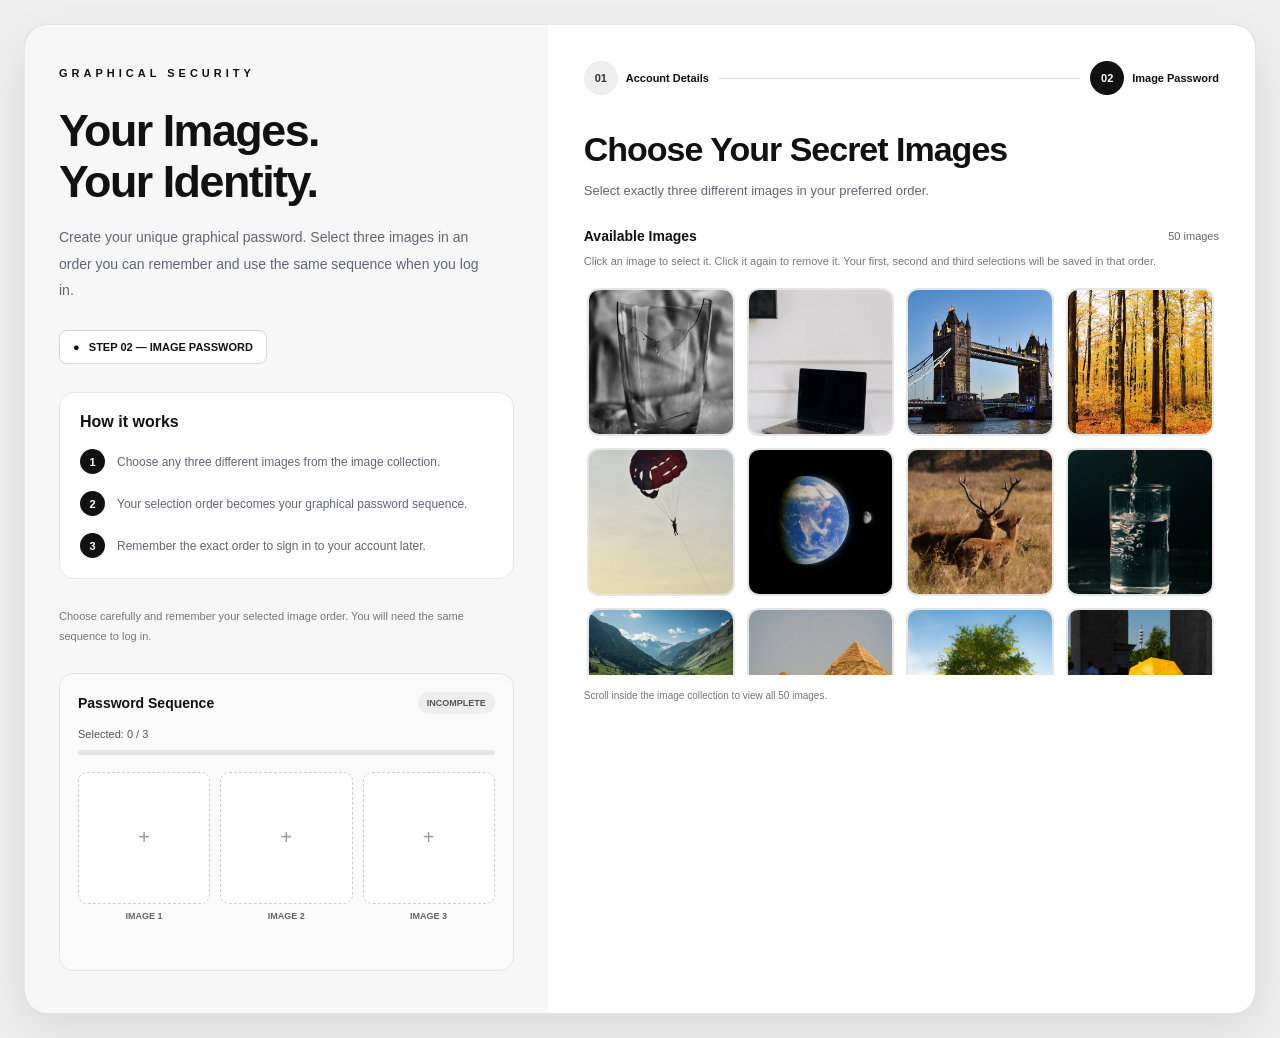
<file: frontend/setup-password.html>
<!DOCTYPE html>
<html lang="en">
<head>
    <meta charset="UTF-8">
    <meta name="viewport" content="width=device-width, initial-scale=1.0">
    <title>Setup Image Password | Graphical Security</title>

    <style>
        * {
            box-sizing: border-box;
        }

        body {
            margin: 0;
            min-height: 100vh;
            padding: 24px;
            background: #eeeeee;
            color: #111111;
            font-family: "Segoe UI", Arial, sans-serif;
        }

        button {
            font-family: inherit;
        }

        .page {
            width: 100%;
            max-width: 1250px;
            margin: 0 auto;
        }

        .setup-container {
            display: grid;
            grid-template-columns: minmax(0, 0.85fr) minmax(0, 1.15fr);
            min-height: 700px;
            background: #b1acac;
            border: 1px solid #e5e5e5;
            border-radius: 22px;
            overflow: hidden;
            box-shadow: 0 18px 45px rgba(0, 0, 0, 0.08);
        }

        /* LEFT PANEL */

        .left-panel {
            position: relative;
            display: flex;
            flex-direction: column;
            padding: 42px 34px;
            background: #f7f7f7;
            overflow: hidden;
        }

        .eyebrow {
            margin-bottom: 26px;
            font-size: 11px;
            font-weight: 800;
            letter-spacing: 4px;
        }

        .left-panel h1 {
            margin: 0 0 18px;
            font-size: clamp(32px, 3.5vw, 46px);
            line-height: 1.13;
            letter-spacing: -1.5px;
        }

        .intro-text {
            max-width: 420px;
            margin: 0;
            color: #606773;
            font-size: 14px;
            line-height: 1.9;
        }

        .step-badge {
            align-self: flex-start;
            margin-top: 26px;
            padding: 10px 13px;
            border: 1px solid #d6d6d6;
            border-radius: 8px;
            background: #ffffff;
            font-size: 11px;
            font-weight: 700;
        }

        .instructions {
            margin-top: 28px;
            padding: 20px;
            border: 1px solid #e5e5e5;
            border-radius: 15px;
            background: #ffffff;
        }

        .instructions h2 {
            margin: 0 0 18px;
            font-size: 16px;
        }

        .instruction-item {
            display: flex;
            align-items: flex-start;
            gap: 12px;
            margin-bottom: 17px;
        }

        .instruction-item:last-child {
            margin-bottom: 0;
        }

        .instruction-number {
            display: grid;
            place-items: center;
            flex-shrink: 0;
            width: 25px;
            height: 25px;
            border-radius: 50%;
            background: #111111;
            color: #ffffff;
            font-size: 11px;
            font-weight: 700;
        }

        .instruction-item p {
            margin: 3px 0 0;
            color: #606773;
            font-size: 12px;
            line-height: 1.7;
        }

        .left-footer {
            margin-top: auto;
            padding-top: 28px;
            color: #777777;
            font-size: 11px;
            line-height: 1.8;
        }

        /* RIGHT PANEL */

        .right-panel {
            min-width: 0;
            padding: 36px;
            background: #ffffff;
        }

        .progress {
            display: flex;
            align-items: center;
            gap: 10px;
            margin-bottom: 35px;
        }

        .progress-step {
            display: flex;
            align-items: center;
            gap: 8px;
            font-size: 11px;
            font-weight: 600;
            white-space: nowrap;
        }

        .step-number {
            display: grid;
            place-items: center;
            flex-shrink: 0;
            width: 34px;
            height: 34px;
            border-radius: 50%;
            background: #eeeeee;
            color: #333333;
        }

        .step-number.active {
            background: #111111;
            color: #ffffff;
        }

        .progress-line {
            flex: 1;
            min-width: 8px;
            height: 1px;
            background: #dddddd;
        }

        .right-panel h2 {
            margin: 0 0 10px;
            font-size: clamp(25px, 3vw, 34px);
            letter-spacing: -1px;
        }

        .description {
            margin: 0 0 26px;
            color: #606773;
            font-size: 13px;
            line-height: 1.8;
        }

        .gallery-heading {
            display: flex;
            align-items: center;
            justify-content: space-between;
            gap: 12px;
            margin-bottom: 8px;
        }

        .gallery-heading h3 {
            margin: 0;
            font-size: 14px;
        }

        #gallery-count {
            color: #666666;
            font-size: 11px;
        }

        .gallery-help {
            margin: 0 0 14px;
            color: #777777;
            font-size: 11px;
            line-height: 1.7;
        }

        /* Scrollable image gallery */

        #image-grid {
            display: grid;
            grid-template-columns: repeat(4, minmax(0, 1fr));
            gap: 12px;
            max-height: 390px;
            padding: 3px 5px 8px 3px;
            overflow-y: auto;
            overscroll-behavior: contain;
            scrollbar-width: thin;
            scrollbar-color: #aaaaaa #eeeeee;
        } 

  .image-option img {
    display: block;
    width: 100%;
    height: 100%;
    object-fit: cover;
}

        #image-grid::-webkit-scrollbar {
            width: 7px;
        }

        #image-grid::-webkit-scrollbar-track {
            background: #eeeeee;
            border-radius: 10px;
        }

        #image-grid::-webkit-scrollbar-thumb {
            background: #aaaaaa;
            border-radius: 10px;
        }

        .image-option {
            position: relative;
            width: 100%;
            min-width: 0;
            aspect-ratio: 1 / 1;
            padding: 0;
            overflow: hidden;
            border: 2px solid #e5e5e5;
            border-radius: 12px;
            background: #f2f2f2;
            cursor: pointer;
            transition: border-color 0.2s, transform 0.2s;
            -webkit-tap-highlight-color: transparent;
        }

        .image-option img {
            display: block;
            width: 100%;
            height: 100%;
            object-fit: cover;
        }

        .image-option:hover {
            transform: translateY(-2px);
            border-color: #888888;
        }

        .image-option.selected {
            border: 3px solid #111111;
            box-shadow: 0 0 0 2px #d6d6d6;
        }

        .selection-number {
            position: absolute;
            top: 6px;
            left: 6px;
            display: none;
            align-items: center;
            justify-content: center;
            width: 25px;
            height: 25px;
            border-radius: 50%;
            background: #111111;
            color: #ffffff;
            font-size: 12px;
            font-weight: 700;
            box-shadow: 0 2px 6px rgba(0, 0, 0, 0.2);
        }

        .image-option.selected .selection-number {
            display: flex;
        }

        .image-option:focus-visible {
            outline: 3px solid #777777;
            outline-offset: 3px;
        }

        .gallery-footer {
            margin: 12px 0 0;
            color: #777777;
            font-size: 10px;
            line-height: 1.7;
        }

        /* PASSWORD SEQUENCE */

        .sequence-section {
            margin-top: 26px;
            padding: 18px;
            border: 1px solid #e5e5e5;
            border-radius: 14px;
            background: #fafafa;
        }

        .sequence-heading {
            display: flex;
            align-items: center;
            justify-content: space-between;
            gap: 10px;
            margin-bottom: 14px;
        }

        .sequence-heading h3 {
            margin: 0;
            font-size: 14px;
        }

        #count-badge {
            padding: 6px 9px;
            border-radius: 20px;
            background: #eeeeee;
            color: #555555;
            font-size: 9px;
            font-weight: 800;
        }

        #count-badge.ready {
            background: #111111;
            color: #ffffff;
        }

        #selected-count {
            margin: 0 0 10px;
            color: #555555;
            font-size: 11px;
        }

        .progress-track {
            height: 5px;
            margin-bottom: 17px;
            overflow: hidden;
            border-radius: 10px;
            background: #e5e5e5;
        }

        #progress-fill {
            width: 0;
            height: 100%;
            background: #111111;
            transition: width 0.2s;
        }

        #password-preview {
            display: grid;
            grid-template-columns: repeat(3, minmax(0, 1fr));
            gap: 10px;
        }

        .preview-slot {
            display: flex;
            flex-direction: column;
            align-items: center;
            gap: 7px;
            min-width: 0;
        }

        .preview-image,
        .empty-slot {
            display: flex;
            align-items: center;
            justify-content: center;
            width: 100%;
            aspect-ratio: 1 / 1;
            overflow: hidden;
            border: 1px dashed #cccccc;
            border-radius: 9px;
            background: #ffffff;
        }

        .preview-image {
            border: 2px solid #111111;
            object-fit: cover;
        }

        .empty-slot {
            color: #999999;
            font-size: 20px;
        }

        .slot-number {
            color: #666666;
            font-size: 9px;
            font-weight: 600;
        }

        #message {
            min-height: 18px;
            margin: 13px 0 0;
            color: #a32020;
            font-size: 11px;
            line-height: 1.7;
            overflow-wrap: anywhere;
        }

        #save-btn {
            display: none;
            width: 100%;
            margin-top: 12px;
            padding: 14px;
            border: 0;
            border-radius: 9px;
            background: #111111;
            color: #ffffff;
            font-size: 13px;
            font-weight: 700;
            cursor: pointer;
        }

        #save-btn:hover:not(:disabled) {
            background: #333333;
        }

        #save-btn:disabled {
            background: #bdbdbd;
            cursor: not-allowed;
        }

        .back-link {
            display: inline-block;
            margin-top: 19px;
            color: #555555;
            font-size: 12px;
            text-decoration: none;
        }

        .back-link:hover {
            color: #111111;
            text-decoration: underline;
        }

        /* RESPONSIVE DESIGN */

        @media (max-width: 850px) {
            body {
                padding: 14px;
            }

            .setup-container {
                grid-template-columns: minmax(0, 0.8fr) minmax(0, 1.2fr);
            }

            .left-panel {
                padding: 30px 22px;
            }

            .right-panel {
                padding: 26px 20px;
            }

            #image-grid {
                gap: 8px;
                max-height: 350px;
            }

            .progress-step {
                gap: 5px;
                font-size: 10px;
            }

            .step-number {
                width: 29px;
                height: 29px;
            }
        }

        @media (max-width: 650px) {
            body {
                padding: 10px;
            }

            .setup-container {
                grid-template-columns: minmax(0, 1fr);
                border-radius: 16px;
            }

            .left-panel {
                padding: 28px 22px;
            }

            .eyebrow {
                margin-bottom: 20px;
            }

            .left-panel h1 {
                font-size: 35px;
            }

            .instructions {
                margin-top: 22px;
            }

            .left-footer {
                margin-top: 20px;
                padding-top: 0;
            }

            .right-panel {
                padding: 27px 22px;
                border-top: 1px solid #e5e5e5;
            }

            .progress {
                margin-bottom: 27px;
            }

            #image-grid {
                grid-template-columns: repeat(4, minmax(0, 1fr));
                max-height: 360px;
            }

            .sequence-section {
                margin-top: 23px;
            }
        }

        @media (max-width: 380px) {
            .left-panel,
            .right-panel {
                padding: 22px 16px;
            }

            #image-grid {
                grid-template-columns: repeat(3, minmax(0, 1fr));
                gap: 9px;
                max-height: 380px;
            }

            .progress-step {
                font-size: 9px;
            }

            .step-number {
                width: 27px;
                height: 27px;
            }
        }

        @media (prefers-reduced-motion: reduce) {
            *,
            *::before,
            *::after {
                transition: none !important;
            }
        }
    </style>
</head>

<body>
    <main class="page">
        <div class="setup-container">

            <!-- LEFT PANEL -->
            <section class="left-panel">
                <div class="eyebrow">GRAPHICAL SECURITY</div>

                <h1>Your Images.<br>Your Identity.</h1>

                <p class="intro-text">
                    Create your unique graphical password.
                    Select three images in an order you can remember
                    and use the same sequence when you log in.
                </p>

                <div class="step-badge">
                    ● &nbsp; STEP 02 — IMAGE PASSWORD
                </div>

                <div class="instructions">
                    <h2>How it works</h2>

                    <div class="instruction-item">
                        <span class="instruction-number">1</span>
                        <p>Choose any three different images from the image collection.</p>
                    </div>

                    <div class="instruction-item">
                        <span class="instruction-number">2</span>
                        <p>Your selection order becomes your graphical password sequence.</p>
                    </div>

                    <div class="instruction-item">
                        <span class="instruction-number">3</span>
                        <p>Remember the exact order to sign in to your account later.</p>
                    </div>
                </div>

                <div class="left-footer">
                    Choose carefully and remember your selected image order.
                    You will need the same sequence to log in.
                </div>

                <section class="sequence-section">
    <div class="sequence-heading">
        <h3>Password Sequence</h3>
        <span id="count-badge">INCOMPLETE</span>
    </div>

    <p id="selected-count">Selected: 0 / 3</p>

    <div class="progress-track">
        <div id="progress-fill"></div>
    </div>

    <div id="password-preview"></div>

    <p id="message" role="status" aria-live="polite"></p>

    <button type="button" id="save-btn" disabled>
        Save Password →
    </button>
</section>
            </section>

            <!-- RIGHT PANEL -->
            <section class="right-panel">

                <div class="progress" aria-label="Registration progress">
                    <div class="progress-step">
                        <span class="step-number">01</span>
                        <span>Account Details</span>
                    </div>

                    <div class="progress-line"></div>

                    <div class="progress-step">
                        <span class="step-number active">02</span>
                        <span>Image Password</span>
                    </div>
                </div>

                <h2>Choose Your Secret Images</h2>

                <p class="description">
                    Select exactly three different images in your preferred order.
                </p>

                <div class="gallery-heading">
                    <h3>Available Images</h3>
                    <span id="gallery-count">Loading images...</span>
                </div>

                <p class="gallery-help">
                    Click an image to select it. Click it again to remove it.
                    Your first, second and third selections will be saved in that order.
                </p>

                <div id="image-grid" aria-label="Available images"></div>

                <p class="gallery-footer">
                    Scroll inside the image collection to view all 50 images.
                </p>


        </div>
    </main>

    <script src="setup-password.js"></script>
</body>
</html>
</file>
<file: frontend/style.css>
/*
   GLOBAL STYLES
*/

* {
    box-sizing: border-box;
}

body {
    margin: 0;
    padding: 20px;
    font-family: Arial, sans-serif;
    background: #0f172a;
    color: white;
}

.container {
    width: 100%;
    max-width: 900px;
    margin: 40px auto;
    text-align: center;
}

/*  BUTTONS*/

button {
    padding: 12px 25px;
    margin: 10px;
    border: none;
    border-radius: 8px;
    cursor: pointer;
    font-size: 16px;
    max-width: 100%;
}

#save-btn {
    display: none;
    padding: 12px 24px;
    margin-top: 20px;
    background: #4CAF50;
    color: white;
    border: none;
    border-radius: 10px;
    font-size: 16px;
    font-weight: bold;
    cursor: pointer;
    transition: 0.3s;
}

#save-btn:hover {
    transform: scale(1.05);
}

#login-btn {
    display: none;
    padding: 12px 24px;
    margin: 20px auto;
    background: #2563eb;
    color: white;
    border: none;
    border-radius: 10px;
    font-size: 16px;
    font-weight: bold;
    cursor: pointer;
    transition: 0.3s;
}

#login-btn:hover {
    transform: scale(1.05);
}

#login-btn:disabled {
    opacity: 0.5;
    cursor: not-allowed;
}

/*Register / Login */

#image-grid {
    display: flex;
    flex-wrap: wrap;
    justify-content: center;
    gap: 15px;
    width: 100%;
    max-width: 700px;
    margin: 20px auto;
}

.image-box {
    display: block;
    width: 120px;
    height: 120px;
    flex: 0 0 120px;
    object-fit: cover;
    cursor: pointer;
    border: 4px solid transparent;
    border-radius: 10px;
}

.image-box.selected {
    border: 4px solid green;
}

#message {
    color: red;
    font-weight: bold;
    margin-top: 10px;
}

#password-preview {
    display: flex;
    justify-content: center;
    flex-wrap: wrap;
    gap: 10px;
    margin-top: 10px;
}

.preview-image {
    width: 60px;
    height: 60px;
    object-fit: cover;
    border-radius: 8px;
    border: 2px solid #555;
}

#forgot-password {
    color: #60a5fa;
    text-decoration: none;
    font-weight: bold;
}

#forgot-password:hover {
    text-decoration: underline;
}

/* FORGOT PASSWORD PAGE */

.forgot-password-container {
    width: 100%;
    max-width: 460px;
    margin: 35px auto;
    padding: 28px;
    background: #fff;
    color: #26304a;
    border-radius: 16px;
    box-shadow: 0 8px 28px rgba(31, 41, 80, 0.12);
}

.forgot-password-container h2 {
    text-align: center;
    color: #6236d9;
    margin: 0 0 10px;
}

.forgot-password-container .intro {
    color: #667085;
    line-height: 1.6;
    text-align: center;
    margin-bottom: 24px;
}

.form-group {
    margin-bottom: 24px;
}

.form-group label {
    display: block;
    margin-bottom: 8px;
    font-weight: 600;
    color: #26304a;
}

.form-group input[type="email"] {
    display: block;
    width: 100%;
    height: 48px;
    padding: 0 14px;
    border: 1px solid #cbd2e1;
    border-radius: 9px;
    background: #fff;
    color: #202943;
    font-size: 15px;
    outline: none;
}

.form-group input[type="email"]:focus {
    border-color: #6236d9;
    box-shadow: 0 0 0 3px rgba(98, 54, 217, 0.12);
}

.image-section h3 {
    font-size: 17px;
    color: #26304a;
    margin-bottom: 6px;
}

.image-section > p {
    color: #667085;
    line-height: 1.6;
    margin-top: 5px;
}

/* Forgot Password image grid only */
.forgot-password-container #image-grid {
    display: grid;
    grid-template-columns: repeat(3, minmax(0, 1fr));
    gap: 10px;
    width: 100%;
    max-width: 100%;
    margin: 18px 0;
}

/* Override the general image size only on this page */
.forgot-password-container #image-grid .image-box {
    width: 100%;
    height: auto;
    min-width: 0;
    aspect-ratio: 1 / 1;
    flex: initial;
    object-fit: cover;
    border: 3px solid transparent;
    border-radius: 10px;
    cursor: pointer;
    transition: border-color 0.2s, transform 0.2s;
}

.forgot-password-container #image-grid .image-box:hover {
    transform: translateY(-2px);
}

.forgot-password-container #image-grid .image-box.selected {
    border: 3px solid #6236d9;
    box-shadow: 0 0 0 2px rgba(98, 54, 217, 0.15);
}

#selected-count {
    font-weight: 600;
    color: #26304a;
}

/* Selected sequence preview */
.forgot-password-container #password-preview {
    display: grid;
    grid-template-columns: repeat(3, minmax(0, 1fr));
    gap: 10px;
    margin: 12px 0 20px;
}

.forgot-password-container #password-preview .preview-image {
    width: 100%;
    height: 65px;
    min-width: 0;
    object-fit: cover;
    border: 2px solid #6236d9;
    border-radius: 9px;
}

#reset-btn {
    width: 100%;
    min-height: 46px;
    margin: 0;
    padding: 12px;
    border: none;
    border-radius: 9px;
    background: #6236d9;
    color: white;
    font-size: 16px;
    font-weight: 600;
    cursor: pointer;
}

#reset-btn:disabled {
    background: #c5cada;
    cursor: not-allowed;
}

.forgot-password-container .message {
    text-align: center;
    color: #b42318;
    font-size: 14px;
}

.back-link {
    display: block;
    text-align: center;
    margin-top: 20px;
    color: #6236d9;
    text-decoration: none;
}

.back-link:hover {
    text-decoration: underline;
}

/* RESPONSIVE DESIGN */

@media (max-width: 600px) {
    body {
        padding: 12px;
    }

    .container {
        margin: 25px auto;
    }

    #image-grid {
        gap: 10px;
    }

    .image-box {
        width: 95px;
        height: 95px;
        flex-basis: 95px;
    }

    button {
        padding: 10px 16px;
        font-size: 14px;
    }

    .preview-image {
        width: 48px;
        height: 48px;
    }
}

@media (max-width: 480px) {
    .forgot-password-container {
        margin: 20px auto;
        padding: 20px;
    }

    .forgot-password-container #image-grid {
        gap: 8px;
    }
}
</file>
